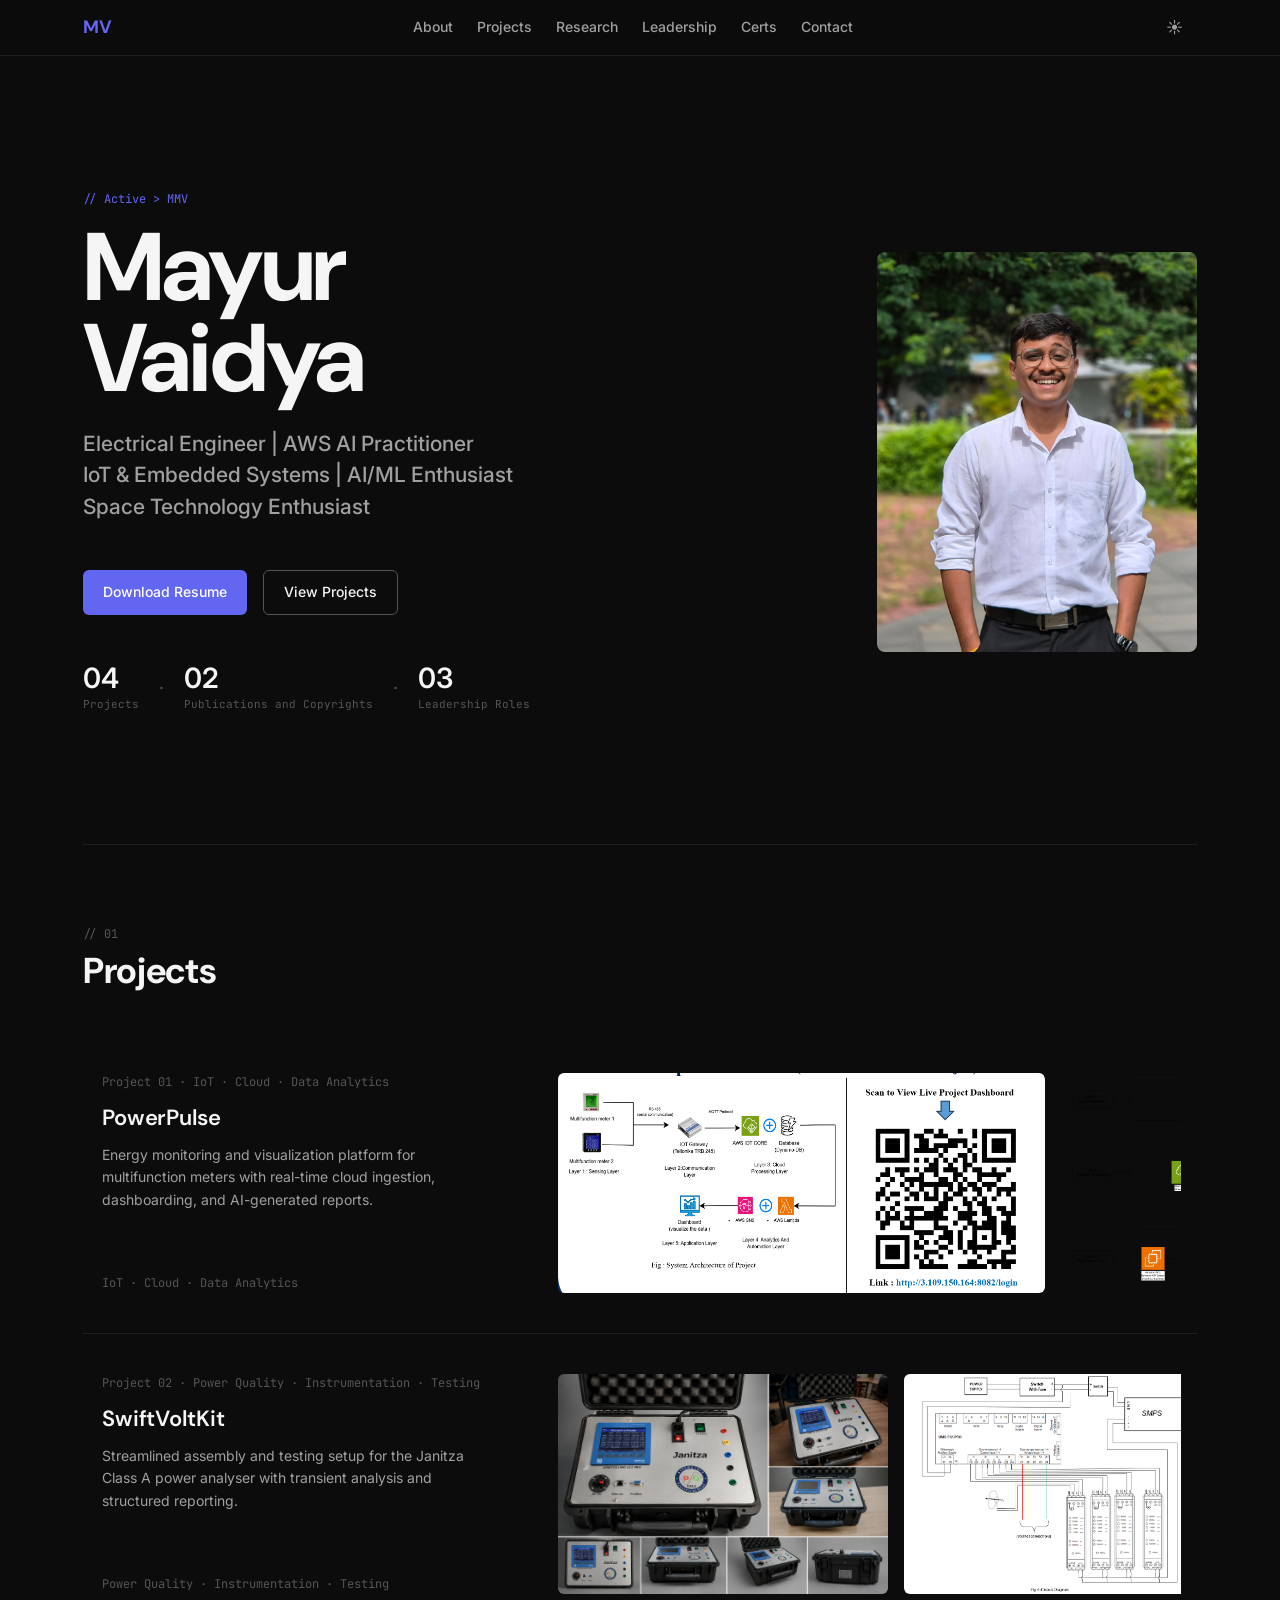
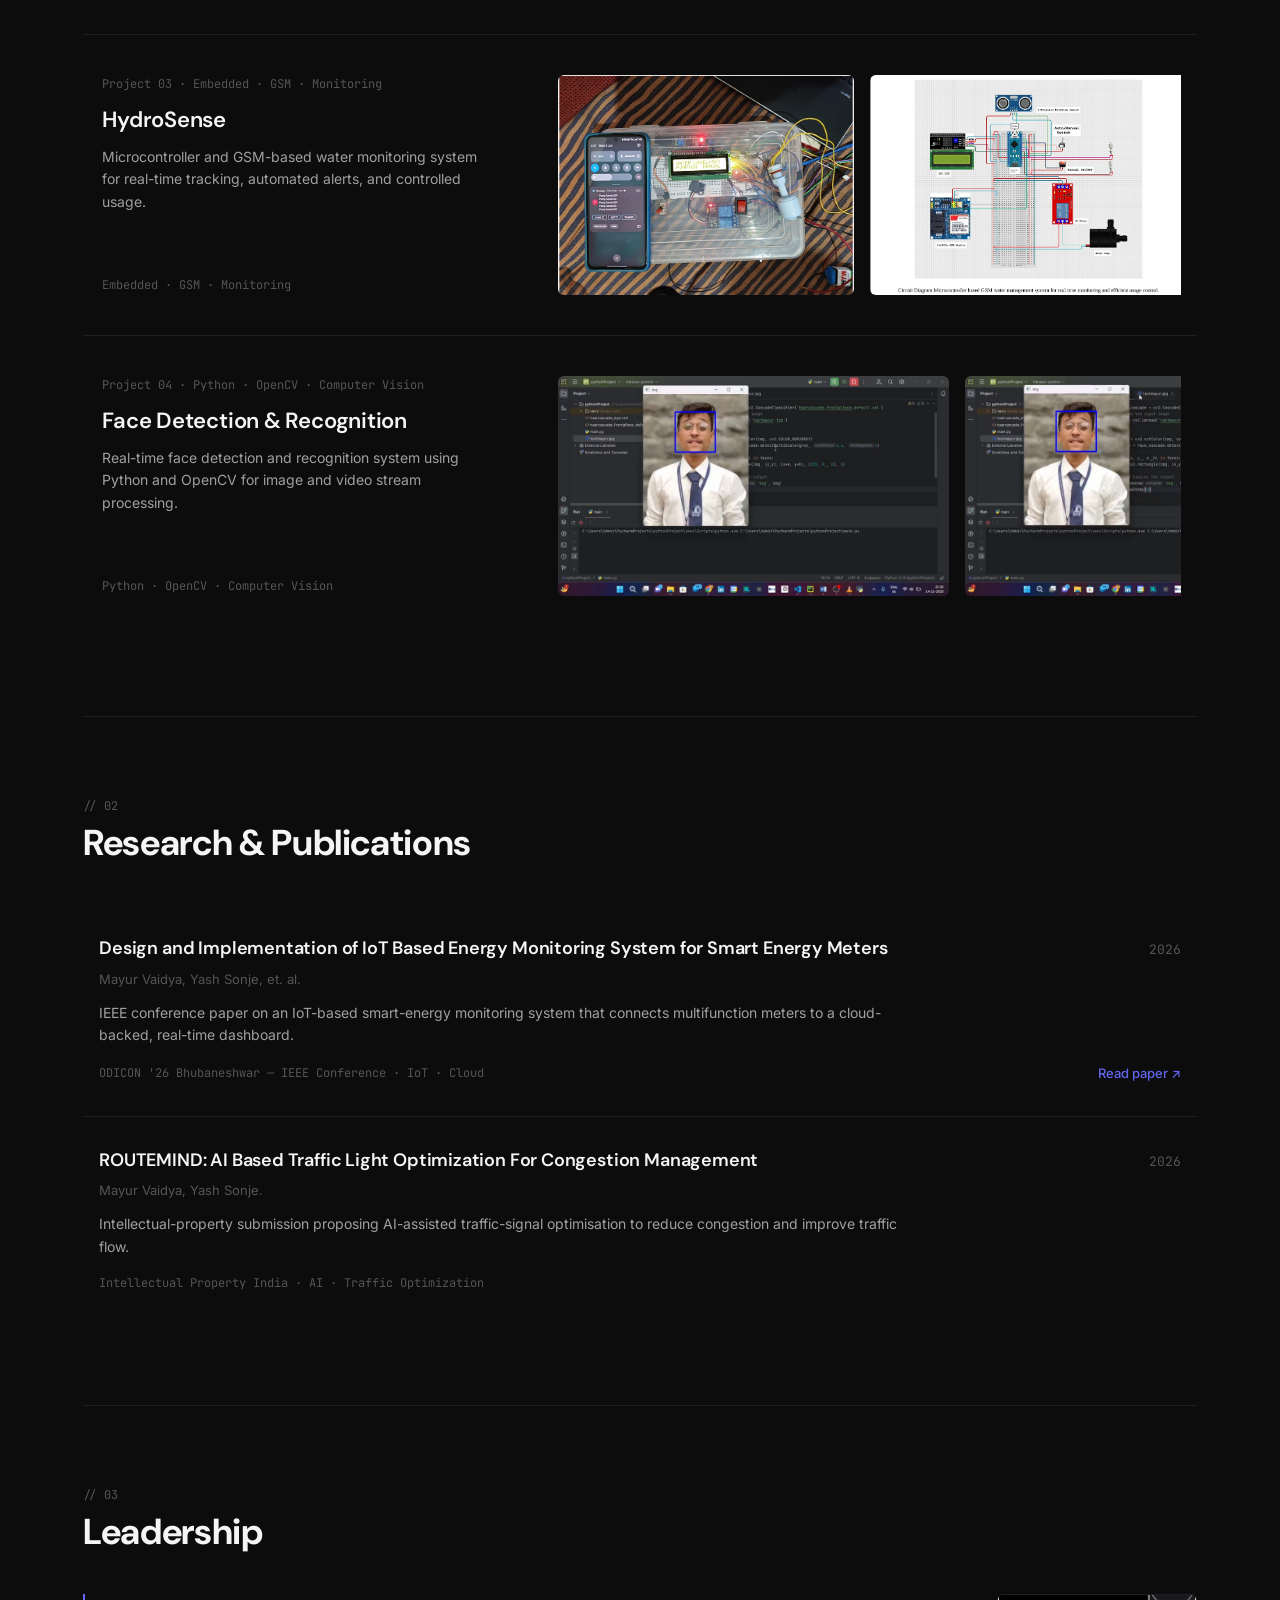
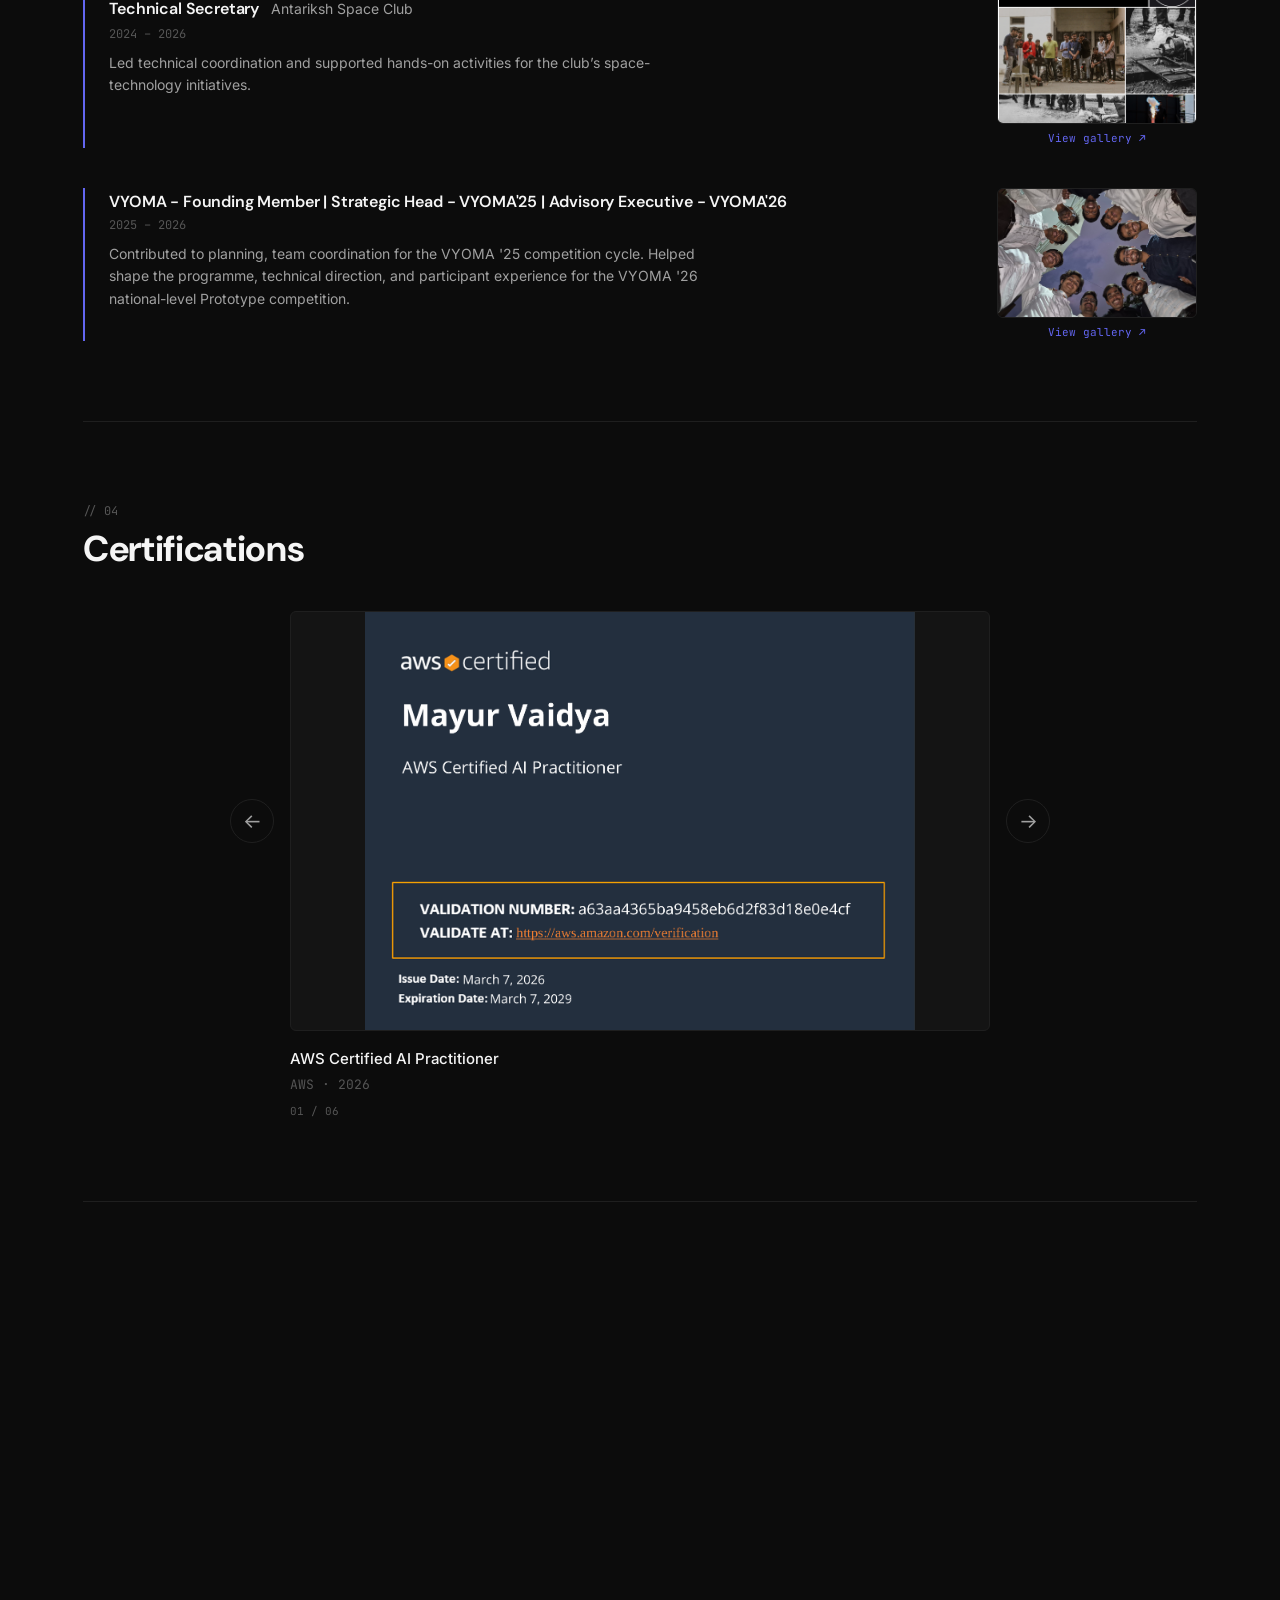
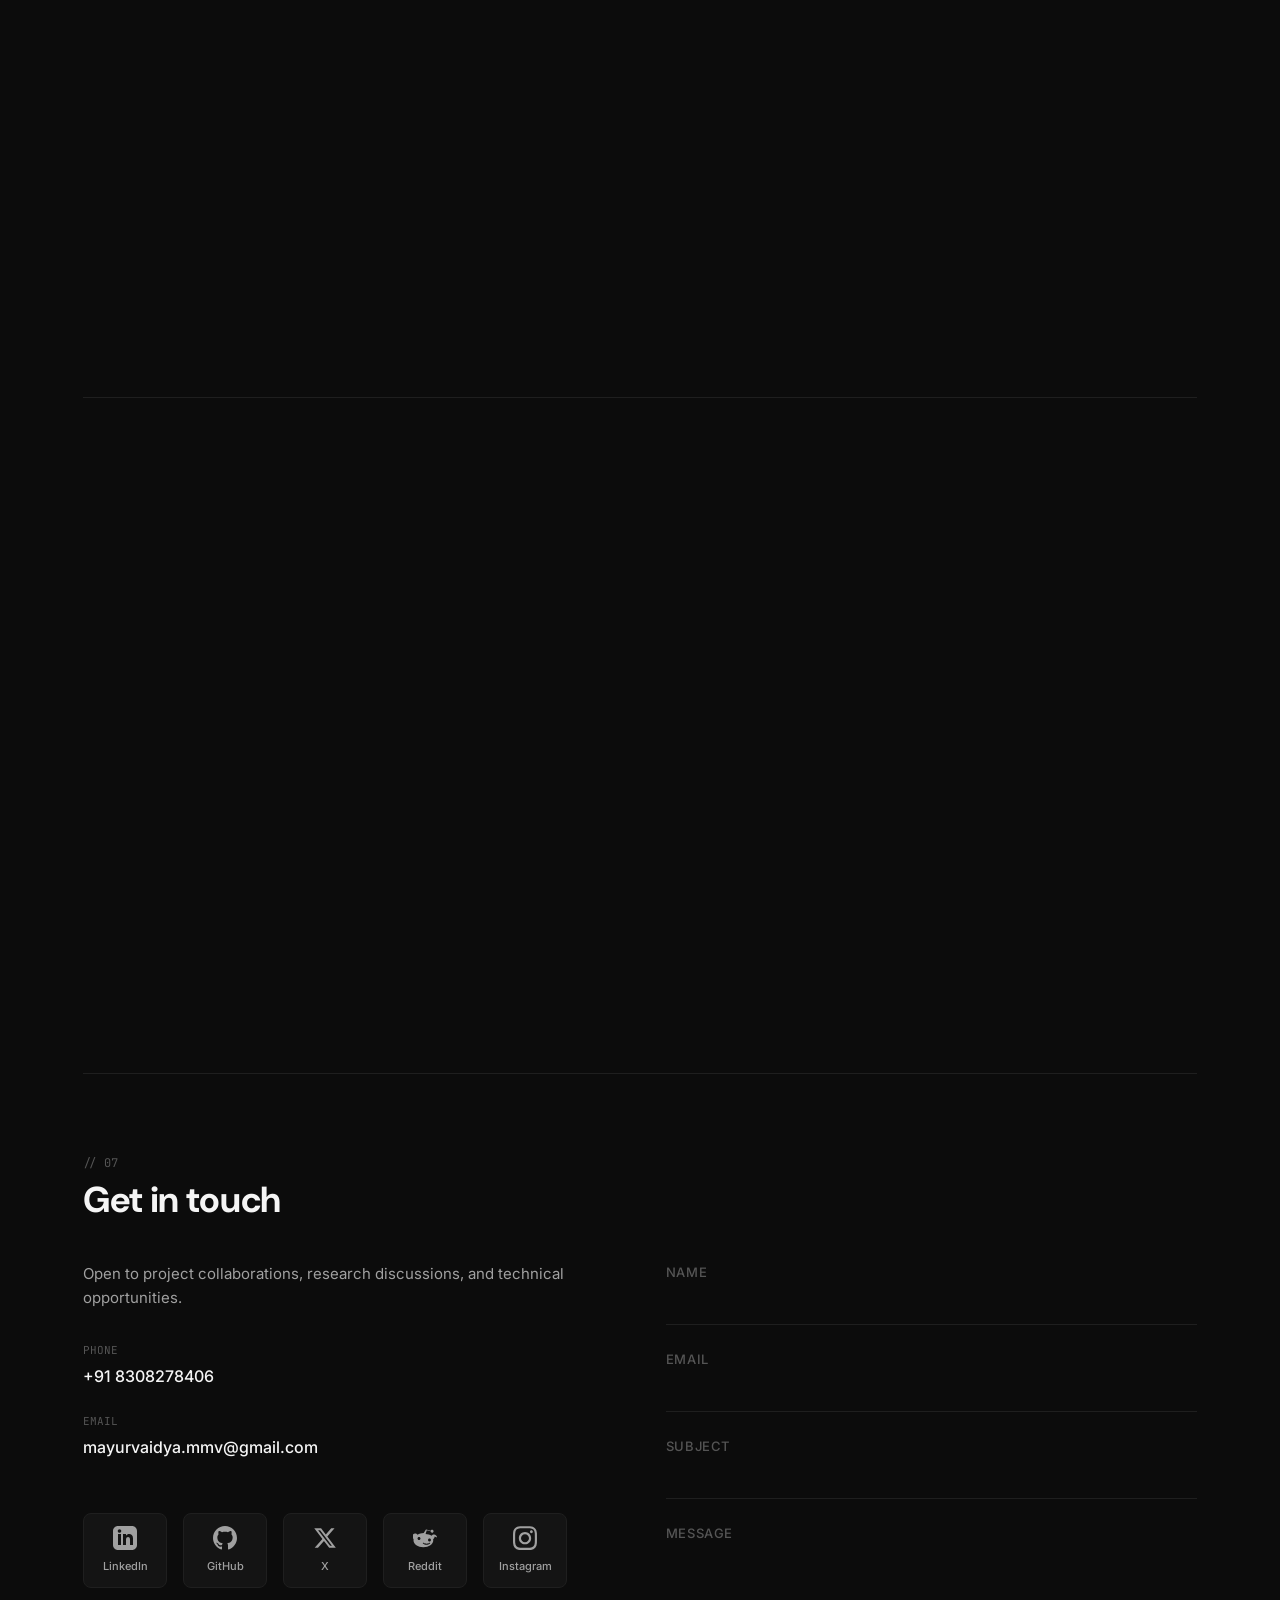
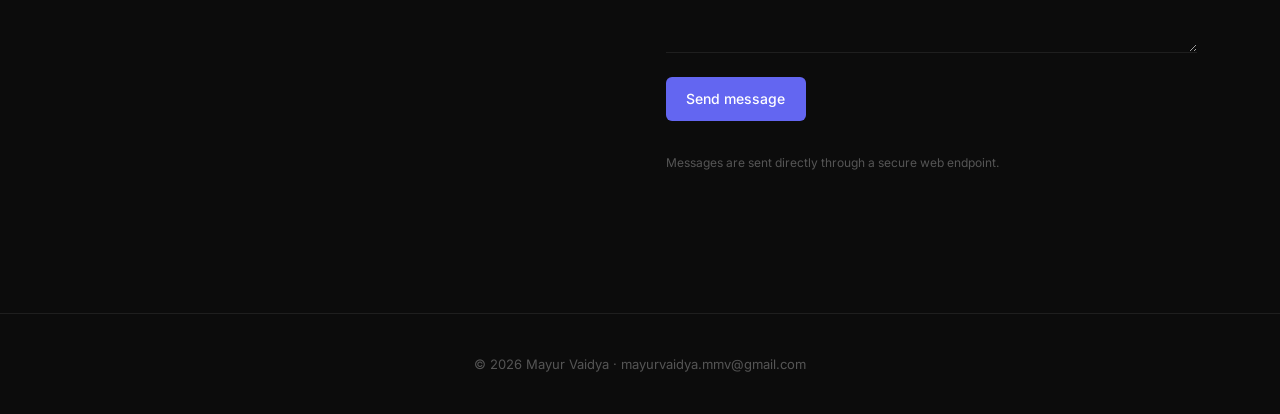
<file: index.html>
<!DOCTYPE html>
<html lang="en">
<head>
  <meta charset="UTF-8">
  <meta name="viewport" content="width=device-width, initial-scale=1.0">
  <title>Mayur Vaidya — Portfolio</title>
  <meta name="description" content="Personal portfolio of Mayur Vaidya — Graduate Electrical Engineer, AWS AI Practitioner, IoT & Embedded Systems developer.">

  <!-- Font Imports -->
  <link rel="preconnect" href="https://fonts.googleapis.com">
  <link rel="preconnect" href="https://fonts.gstatic.com" crossorigin>
  <link href="https://fonts.googleapis.com/css2?family=Inter:wght@400;500;600;700&family=JetBrains+Mono:wght@400&family=DM+Sans:wght@600;700&display=swap" rel="stylesheet">

  <link rel="stylesheet" href="styles.css">
  <link rel="icon" href="data:image/svg+xml,<svg xmlns='http://www.w3.org/2000/svg' viewBox='0 0 100 100'><text y='.9em' font-size='90'>◆</text></svg>">
</head>
<body>

  <!-- ========== NAVIGATION ========== -->
  <nav class="nav" id="nav">
    <div class="nav-inner">
      <a href="#hero" class="nav-logo">MV</a>
      <div class="nav-links" id="navLinks">
        <a href="#about">About</a>
        <a href="#projects">Projects</a>
        <a href="#research">Research</a>
        <a href="#leadership">Leadership</a>
        <a href="#certifications">Certs</a>
        <a href="#contact">Contact</a>
      </div>
      <button class="theme-toggle" id="themeToggle" aria-label="Toggle theme" type="button">☀</button>
      <button class="nav-toggle" id="navToggle" aria-label="Toggle menu" type="button">
        <span></span>
        <span></span>
        <span></span>
      </button>
    </div>
  </nav>

  <!-- ========== MOBILE NAV OVERLAY ========== -->
  <div class="nav-overlay" id="navOverlay">
    <div class="overlay-links">
      <a href="#about">About</a>
      <a href="#projects">Projects</a>
      <a href="#research">Research</a>
      <a href="#leadership">Leadership</a>
      <a href="#certifications">Certs</a>
      <a href="#contact">Contact</a>
    </div>
  </div>

  <main class="main-content">

    <!-- ========== HERO SECTION ========== -->
    <section class="hero reveal" id="hero">
      <div class="hero-left">
        <div class="status-line">// Active > MMV</div>
        <h1 class="hero-name">Mayur<br>Vaidya</h1>
        <div class="hero-descriptor">Electrical Engineer  |  AWS AI Practitioner   <br> IoT & Embedded Systems  |  AI/ML Enthusiast   <br> Space Technology Enthusiast</div>
        <p class="hero-tagline"></p>
        <div class="hero-buttons">
          <a href="assets/resume.pdf" class="btn btn-primary" download>Download Resume</a>
          <a href="#projects" class="btn btn-ghost">View Projects</a>
        </div>
        <div class="hero-stats">
          <div class="stat-item">
            <span class="stat-num">04</span>
            <span class="stat-label">Projects</span>
          </div>
          <span class="stat-dot">·</span>
          <div class="stat-item">
            <span class="stat-num">02</span>
            <span class="stat-label">Publications and Copyrights</span>
          </div>
          <span class="stat-dot">·</span>
          <div class="stat-item">
            <span class="stat-num">03</span>
            <span class="stat-label">Leadership Roles</span>
          </div>
        </div>
      </div>
      <div class="hero-right">
        <img class="hero-photo" src="assets/profile.jpg" alt="Mayur Vaidya">
      </div>
    </section>

    <hr class="section-divider">

    <!-- ========== PROJECTS SECTION ========== -->
    <section class="section" id="projects">
      <div class="reveal">
        <div class="section-num">// 01</div>
        <h2 class="section-title">Projects</h2>
      </div>

      <div class="projects-list">
        <!-- Project 1 -->
        <article class="project-row reveal">
          <div class="project-row-left">
            <div class="project-meta-label">Project 01  ·  IoT · Cloud · Data Analytics</div>
            <h3 class="project-name">
              <a href="project-detail.html?project=powerpulse" target="_blank" rel="noopener" class="project-title-link">PowerPulse <span class="abstract-link">Open abstract ↗</span></a>
            </h3>
            <p class="project-desc">Energy monitoring and visualization platform for multifunction meters with real-time cloud ingestion, dashboarding, and AI-generated reports.</p>
            <div class="project-tags">IoT · Cloud · Data Analytics</div>
          </div>
          <div class="project-row-right">
            <div class="project-image-strip">
              <img class="lightbox-trigger" src="Projects/PowerPulse_DESIGN_AND_DEVELOPMENT_OF_ENERGY_MONITORING_AND_VISUALIZATION_PLATFORM_FOR_MULTIFUNCTION_METERS/sys architecture.png" alt="PowerPulse system architecture" tabindex="0" role="button">
              <img class="lightbox-trigger" src="Projects/PowerPulse_DESIGN_AND_DEVELOPMENT_OF_ENERGY_MONITORING_AND_VISUALIZATION_PLATFORM_FOR_MULTIFUNCTION_METERS/Cloud Architecture.png" alt="PowerPulse cloud architecture" tabindex="0" role="button">
              <img class="lightbox-trigger" src="Projects/PowerPulse_DESIGN_AND_DEVELOPMENT_OF_ENERGY_MONITORING_AND_VISUALIZATION_PLATFORM_FOR_MULTIFUNCTION_METERS/1_AI Summary 2026-05-07 173355.png" alt="PowerPulse AI summary" tabindex="0" role="button">
              <img class="lightbox-trigger" src="Projects/PowerPulse_DESIGN_AND_DEVELOPMENT_OF_ENERGY_MONITORING_AND_VISUALIZATION_PLATFORM_FOR_MULTIFUNCTION_METERS/generated report_1_ 2026-05-06 155954.png" alt="PowerPulse generated report preview" tabindex="0" role="button">
              <video class="lightbox-trigger" src="Projects/PowerPulse_DESIGN_AND_DEVELOPMENT_OF_ENERGY_MONITORING_AND_VISUALIZATION_PLATFORM_FOR_MULTIFUNCTION_METERS/demo.mp4" alt="Demo video preview" tabindex="0" role="button" muted playsinline></video>
            </div>
          </div>
        </article>

        <hr class="project-divider">

        <!-- Project 2 -->
        <article class="project-row reveal">
          <div class="project-row-left">
            <div class="project-meta-label">Project 02  ·  Power Quality · Instrumentation · Testing</div>
            <h3 class="project-name">
              <a href="project-detail.html?project=swiftvoltkit" target="_blank" rel="noopener" class="project-title-link">SwiftVoltKit <span class="abstract-link">Open abstract ↗</span></a>
            </h3>
            <p class="project-desc">Streamlined assembly and testing setup for the Janitza Class A power analyser with transient analysis and structured reporting.</p>
            <div class="project-tags">Power Quality · Instrumentation · Testing</div>
          </div>
          <div class="project-row-right">
            <div class="project-image-strip">
              <img class="lightbox-trigger" src="Projects/Project_SwiftVoltKit_Streamlined_Assembly_and_Testing_of_Janitza_Class_A_Analyser/collage.png" alt="SwiftVoltKit Collage " tabindex="0" role="button">              
              <img class="lightbox-trigger" src="Projects/Project_SwiftVoltKit_Streamlined_Assembly_and_Testing_of_Janitza_Class_A_Analyser/Screenshot 2026-07-17 185354.png" alt="SwiftVoltKit system screen" tabindex="0" role="button">
              <img class="lightbox-trigger" src="Projects/Project_SwiftVoltKit_Streamlined_Assembly_and_Testing_of_Janitza_Class_A_Analyser/kit2.jpeg" alt="SwiftVoltKit system screen" tabindex="0" role="button">
              <img class="lightbox-trigger" src="Projects/Project_SwiftVoltKit_Streamlined_Assembly_and_Testing_of_Janitza_Class_A_Analyser/Block Diagram SwiftVoltKit.png" alt="SwiftVoltKit block diagram" tabindex="0" role="button">
            </div>
          </div>
        </article>

        <hr class="project-divider">

        <!-- Project 3 -->
        <article class="project-row reveal">
          <div class="project-row-left">
            <div class="project-meta-label">Project 03  ·  Embedded · GSM · Monitoring</div>
            <h3 class="project-name">
              <a href="project-detail.html?project=hydrosense" target="_blank" rel="noopener" class="project-title-link">HydroSense <span class="abstract-link">Open abstract ↗</span></a>
            </h3>
            <p class="project-desc">Microcontroller and GSM-based water monitoring system for real-time tracking, automated alerts, and controlled usage.</p>
            <div class="project-tags">Embedded · GSM · Monitoring</div>
          </div>
          <div class="project-row-right">
            <div class="project-image-strip">
              <img class="lightbox-trigger" src="Projects/HYDROSENSE_Microcontroller_based_GSM_water_management _system_for_real_time_monitoring_and_efficient_usage_control/Screenshot 2026-07-17 185547.png" alt="HydroSense monitoring view" tabindex="0" role="button">
              <img class="lightbox-trigger" src="Projects/HYDROSENSE_Microcontroller_based_GSM_water_management _system_for_real_time_monitoring_and_efficient_usage_control/Screenshot 2026-07-17 185621.png" alt="HydroSense system view" tabindex="0" role="button">
            </div>
          </div>
        </article>

        <hr class="project-divider">

        <!-- Project 4 -->
        <article class="project-row reveal">
          <div class="project-row-left">
            <div class="project-meta-label">Project 04  ·  Python · OpenCV · Computer Vision</div>
            <h3 class="project-name">
              <a href="project-detail.html?project=face-recognition" target="_blank" rel="noopener" class="project-title-link">Face Detection &amp; Recognition <span class="abstract-link">Open abstract ↗</span></a>
            </h3>
            <p class="project-desc">Real-time face detection and recognition system using Python and OpenCV for image and video stream processing.</p>
            <div class="project-tags">Python · OpenCV · Computer Vision</div>
          </div>
          <div class="project-row-right">
            <div class="project-image-strip">
              <img class="lightbox-trigger" src="Projects/Computer Vision-Based Face Detection and Recognition System/Screenshot (102).png" alt="Face detection view" tabindex="0" role="button">
              <img class="lightbox-trigger" src="Projects/Computer Vision-Based Face Detection and Recognition System/Screenshot (103).png" alt="OpenCV processing view" tabindex="0" role="button">
              <img class="lightbox-trigger" src="Projects/Computer Vision-Based Face Detection and Recognition System/Screenshot (105).png" alt="Face recognition view" tabindex="0" role="button">
              <img class="lightbox-trigger" src="Projects/Computer Vision-Based Face Detection and Recognition System/Screenshot (106).png" alt="Face tracking view" tabindex="0" role="button">
            </div>
          </div>
        </article>
      </div>
    </section>

    <hr class="section-divider">

    <!-- ========== RESEARCH SECTION ========== -->
    <section class="section" id="research">
      <div class="reveal">
        <div class="section-num">// 02</div>
        <h2 class="section-title">Research & Publications</h2>
      </div>

      <div class="publications-list">
        <!-- Pub 1 -->
        <article class="pub-row reveal">
          <div class="pub-header">
            <h3 class="pub-title">Design and Implementation of IoT Based Energy Monitoring System for Smart Energy Meters</h3>
            <span class="pub-year">2026</span>
          </div>
          <div class="pub-authors">Mayur Vaidya, Yash Sonje, et. al.</div>
          <p class="pub-desc">IEEE conference paper on an IoT-based smart-energy monitoring system that connects multifunction meters to a cloud-backed, real-time dashboard.</p>
          <div class="pub-footer">
            <div class="pub-tags">ODICON '26 Bhubaneshwar — IEEE Conference · IoT · Cloud</div>
            <a class="pub-link" href="https://ieeexplore.ieee.org/document/11470902" target="_blank" rel="noopener">Read paper ↗</a>
          </div>
        </article>

        <hr class="project-divider">

        <!-- Pub 2 -->
        <article class="pub-row reveal">
          <div class="pub-header">
            <h3 class="pub-title">ROUTEMIND: AI Based Traffic Light Optimization For Congestion Management</h3>
            <span class="pub-year">2026</span>
          </div>
          <div class="pub-authors">Mayur Vaidya, Yash Sonje.</div>
          <p class="pub-desc">Intellectual-property submission proposing AI-assisted traffic-signal optimisation to reduce congestion and improve traffic flow.</p>
          <div class="pub-footer">
            <div class="pub-tags">Intellectual Property India · AI · Traffic Optimization</div>
          </div>
        </article>
      </div>
    </section>

    <hr class="section-divider">

    <!-- ========== LEADERSHIP SECTION ========== -->
    <section class="section" id="leadership">
      <div class="reveal">
        <div class="section-num">// 03</div>
        <h2 class="section-title">Leadership</h2>
      </div>


      <div class="leadership-list">
        <!-- Role 1 -->
        <div class="leadership-timeline-item reveal">
          <div class="leadership-border"></div>
          <div class="leadership-info">
            <div class="leadership-header">
              <h3 class="leadership-role">Technical Secretary</h3>
              <span class="leadership-org">Antariksh Space Club</span>
            </div>
            <span class="leadership-duration">2024 – 2026</span>
            <p class="leadership-desc">Led technical coordination and supported hands-on activities for the club’s space-technology initiatives.</p>
          </div>
          <a class="leadership-preview-card" href="leadership-gallery.html?role=antariksh" target="_blank" rel="noopener">
            <img src="Antariksh Space Club/antariksh-1.jpeg" alt="Antariksh Space Club preview" loading="lazy">
            <span class="preview-label">View gallery ↗</span>
          </a>
        </div>

        <!-- Role 2 -->
        <div class="leadership-timeline-item reveal">
          <div class="leadership-border"></div>
          <div class="leadership-info">
            <div class="leadership-header">
              <h3 class="leadership-role"> VYOMA - Founding Member | Strategic Head - VYOMA'25 | Advisory Executive - VYOMA'26</h3>
            </div>
            <span class="leadership-duration">2025 – 2026</span>
            <p class="leadership-desc">Contributed to planning, team coordination for the VYOMA '25 competition cycle. Helped shape the programme, technical direction, and participant experience for the VYOMA '26 national-level Prototype competition.</p>
          </div>
          <a class="leadership-preview-card" href="leadership-gallery.html?role=vyoma" target="_blank" rel="noopener">
            <img src="VYOMA/1000353019.jpg.jpeg" alt="VYOMA preview" loading="lazy">
            <span class="preview-label">View gallery ↗</span>
          </a>
        </div>
      </div>

    </section>

    <hr class="section-divider">

    <!-- ========== CERTIFICATIONS SECTION ========== -->
    <section class="section" id="certifications">
      <div class="reveal">
        <div class="section-num">// 04</div>
        <h2 class="section-title">Certifications</h2>
      </div>

      <div class="certs-viewer reveal" id="certsViewer" aria-label="Certifications gallery">
        <div class="certs-viewer-media">
          <button class="cert-viewer-control" id="certPrev" type="button" aria-label="Show previous certification">←</button>
          <img class="cert-viewer-image lightbox-trigger" id="certViewerImage" src="Certifications/AWS AI Practitioner Certificate.png" alt="AWS Certified AI Practitioner" tabindex="0" role="button">
          <button class="cert-viewer-control" id="certNext" type="button" aria-label="Show next certification">→</button>
        </div>
        <div class="cert-viewer-caption" aria-live="polite">
          <p class="cert-viewer-name" id="certViewerTitle">AWS Certified AI Practitioner</p>
          <p class="cert-viewer-issuer" id="certViewerIssuer">AWS · 2026</p>
          <p class="cert-viewer-count" id="certViewerCount">01 / 06</p>
        </div>
      </div>
    </section>

    <hr class="section-divider">

    <!-- ========== AWARDS SECTION ========== -->
    <section class="section" id="awards">
      <div class="reveal">
        <div class="section-num">// 05</div>
        <h2 class="section-title">Awards</h2>
      </div>

      <div class="awards-viewer reveal" id="awardsViewer" aria-label="Awards and achievements gallery">
        <div class="awards-viewer-media">
          <button class="award-viewer-control" id="awardPrev" type="button" aria-label="Show previous award">←</button>
          <img class="award-viewer-image lightbox-trigger" id="awardViewerImage" src="Awards and Achievements/PID185-1.jpg" alt="Certificate of Participation for Design and Implementation of IoT Based Energy Monitoring System for Smart Energy Meters" tabindex="0" role="button">
          <button class="award-viewer-control" id="awardNext" type="button" aria-label="Show next award">→</button>
        </div>
        <div class="award-viewer-caption" aria-live="polite">
          <p class="award-name" id="awardViewerTitle">Design and Implementation of IoT Based Energy Monitoring System for Smart Energy Meters</p>
          <p class="award-description" id="awardViewerDescription">Certificate of Participation, presented at the 4th Odisha International Conference on Electrical Power Engineering, Communication and Computing Technology (ODICON 2026).</p>
          <p class="award-viewer-count" id="awardViewerCount">01 / 02</p>
        </div>
      </div>
    </section>

    <hr class="section-divider">

    <!-- ========== ABOUT SECTION ========== -->
    <section class="section" id="about">
      <div class="reveal">
        <div class="section-num">// 06</div>
        <h2 class="section-title">About</h2>
      </div>

      <div class="about-grid reveal">
        <div class="about-left">
          <p class="about-bio">I build practical systems across IoT, embedded hardware, cloud dashboards, and applied AI — focused on work that is clear to use, stable to run, and useful in real environments.</p>

          <h3 class="about-subheading">Skills</h3>
          <ul class="about-skills-list">
            <li>AWS (Bedrock, SageMaker, IoT Core, Lambda, DynamoDB)</li>
            <li>Python  ·  C++  ·  Embedded C  ·  JavaScript</li>
            <li>TensorFlow  ·  OpenCV  ·  scikit-learn</li>
            <li>Arduino  ·  STM32  ·  GSM Modules  ·  Sensors</li>
            <li>Chart.js  ·  MySQL  ·  PostgreSQL</li>
            <li>Git  ·  Linux  ·  Docker</li>
          </ul>

          <h3 class="about-subheading">Education</h3>
          <div class="education-timeline">
            <div class="edu-row">
              <span class="edu-degree">B.Tech, Electrical Engineering</span>
              <span class="edu-details">AISSMS IOIT, Pune</span>
            </div>
            <div class="edu-row">
              <span class="edu-degree">HSC</span>
              <span class="edu-details">Dr. B. R. Ambedkar Jr. College, Hinganghat</span>
            </div>
            <div class="edu-row">
              <span class="edu-degree">SSC</span>
              <span class="edu-details">Sanskar Dhyanpeeth School, Samudrapur</span>
            </div>
          </div>
        </div>

        <div class="about-right">
          <img class="about-photo" src="assets/profile.jpg" alt="Mayur Vaidya">
        </div>
      </div>
    </section>

    <hr class="section-divider">

    <!-- ========== CONTACT SECTION ========== -->
    <section class="section" id="contact">
      <div class="reveal">
        <div class="section-num">// 07</div>
        <h2 class="section-title">Get in touch</h2>
      </div>

      <div class="contact-grid reveal">
        <div class="contact-left">
          <p class="contact-subtitle">Open to project collaborations, research discussions, and technical opportunities.</p>

          <div class="contact-direct">
            <div class="contact-method">
              <span class="contact-label">Phone</span>
              <a href="tel:+918308278406" class="contact-value">+91 8308278406</a>
            </div>
            <div class="contact-method">
              <span class="contact-label">Email</span>
              <a href="mailto:mayurvaidya.mmv@gmail.com" class="contact-value">mayurvaidya.mmv@gmail.com</a>
            </div>
          </div>

          <div class="social-links-minimal">
            <a href="https://www.linkedin.com/in/mayur-vaidya-a27356224" target="_blank" rel="noopener" class="social-item">
              <svg xmlns="http://www.w3.org/2000/svg" viewBox="0 0 24 24" fill="currentColor">
                <path d="M19 0h-14c-2.761 0-5 2.239-5 5v14c0 2.761 2.239 5 5 5h14c2.762 0 5-2.239 5-5v-14c0-2.761-2.238-5-5-5zm-11 19h-3v-11h3v11zm-1.5-12.268c-.966 0-1.75-.79-1.75-1.764s.784-1.764 1.75-1.764 1.75.79 1.75 1.764-.783 1.764-1.75 1.764zm13.5 12.268h-3v-5.604c0-3.368-4-3.113-4 0v5.604h-3v-11h3v1.765c1.396-2.586 7-2.777 7 2.476v6.759z"/>
              </svg>
              <span class="social-name">LinkedIn</span>
            </a>
            <a href="https://github.com/mayurvaidya-mmv" target="_blank" rel="noopener" class="social-item">
              <svg xmlns="http://www.w3.org/2000/svg" viewBox="0 0 24 24" fill="currentColor">
                <path d="M12 0c-6.626 0-12 5.373-12 12 0 5.302 3.438 9.8 8.207 11.387.599.111.793-.261.793-.577v-2.234c-3.338.726-4.033-1.416-4.033-1.416-.546-1.387-1.333-1.756-1.333-1.756-1.089-.745.083-.729.083-.729 1.205.084 1.839 1.237 1.839 1.237 1.07 1.834 2.807 1.304 3.492.997.107-.775.418-1.305.762-1.604-2.665-.305-5.467-1.334-5.467-5.931 0-1.311.469-2.381 1.236-3.221-.124-.303-.535-1.524.117-3.176 0 0 1.008-.322 3.301 1.23.957-.266 1.983-.399 3.003-.404 1.02.005 2.047.138 3.006.404 2.291-1.552 3.297-1.23 3.297-1.23.653 1.653.242 2.874.118 3.176.77.84 1.235 1.911 1.235 3.221 0 4.609-2.807 5.624-5.479 5.921.43.372.823 1.102.823 2.222v3.293c0 .319.192.694.801.576 4.765-1.589 8.199-6.086 8.199-11.386 0-6.627-5.373-12-12-12z"/>
              </svg>
              <span class="social-name">GitHub</span>
            </a>
            <a href="https://x.com/MayurVa41664467" target="_blank" rel="noopener" class="social-item">
              <svg xmlns="http://www.w3.org/2000/svg" viewBox="0 0 24 24" fill="currentColor">
                <path d="M18.244 2.25h3.308l-7.227 8.26 8.502 11.24H16.17l-5.214-6.817L4.99 21.75H1.68l7.73-8.835L1.254 2.25H8.08l4.713 6.231zm-1.161 17.52h1.833L7.084 4.126H5.117z"/>
              </svg>
              <span class="social-name">X</span>
            </a>
            <a href="https://www.reddit.com/user/mayur-mmv/?utm_source=share&utm_medium=web3x&utm_name=web3xcss&utm_term=1&utm_content=share_button" target="_blank" rel="noopener" class="social-item">
              <svg xmlns="http://www.w3.org/2000/svg" viewBox="0 0 24 24" fill="currentColor">
                <path d="M24 11.5c0-1.65-1.35-3-3-3-.96 0-1.86.48-2.42 1.24-1.64-1-3.75-1.64-5.99-1.72l1.2-3.79 3.9 1.1c-.02.26.04.54.22.76.28.36.72.56 1.18.56.83 0 1.5-.67 1.5-1.5s-.67-1.5-1.5-1.5c-.7 0-1.29.48-1.44 1.13l-4.38-1.24c-.2-.06-.41.04-.48.24L10.7 7.02c-2.3.06-4.48.71-6.15 1.72-.56-.76-1.47-1.24-2.43-1.24-1.65 0-3 1.35-3 3 0 1.11.61 2.08 1.5 2.6-.08.38-.12.78-.12 1.18 0 3.86 4.43 7 9.88 7 5.45 0 9.88-3.14 9.88-7 0-.4-.04-.8-.12-1.18.89-.52 1.5-1.49 1.5-2.6zm-18 2.5c-.83 0-1.5-.67-1.5-1.5s.67-1.5 1.5-1.5 1.5.67 1.5 1.5-.67 1.5-1.5 1.5zm11 3.5c-1.8 1.8-5.2 1.8-7 0-.2-.2-.2-.5 0-.7.2-.2.5-.2.7 0 1.2 1.2 4.4 1.2 5.6 0 .2-.2.5-.2.7 0 .2.2.2.5 0 .7zm-.5-2c-.83 0-1.5-.67-1.5-1.5s.67-1.5 1.5-1.5 1.5.67 1.5 1.5-.67 1.5-1.5 1.5z"/>
              </svg>
              <span class="social-name">Reddit</span>
            </a>
            <a href="https://www.instagram.com/mayur_mmv/" target="_blank" rel="noopener" class="social-item">
              <svg xmlns="http://www.w3.org/2000/svg" viewBox="0 0 24 24" fill="currentColor">
                <path d="M12 2.163c3.204 0 3.584.012 4.85.07 3.252.148 4.771 1.691 4.919 4.919.058 1.265.069 1.645.069 4.849 0 3.205-.012 3.584-.069 4.849-.149 3.225-1.664 4.771-4.919 4.919-1.266.058-1.644.07-4.85.07-3.204 0-3.584-.012-4.849-.07-3.26-.149-4.771-1.699-4.919-4.92-.058-1.265-.07-1.644-.07-4.849 0-3.204.013-3.583.07-4.849.149-3.227 1.664-4.771 4.919-4.919 1.266-.057 1.645-.069 4.849-.069zm0-2c-3.259 0-3.667.014-4.947.072-4.358.2-6.78 2.618-6.98 6.98-.059 1.281-.073 1.689-.073 4.948 0 3.259.014 3.668.072 4.948.2 4.358 2.618 6.78 6.98 6.98 1.281.058 1.689.072 4.948.072 3.259 0 3.668-.014 4.948-.072 4.354-.2 6.782-2.618 6.979-6.98.059-1.28.073-1.689.073-4.948 0-3.259-.014-3.667-.072-4.947-.196-4.354-2.617-6.78-6.979-6.98-1.281-.059-1.69-.073-4.949-.073zm0 5.838c-3.403 0-6.162 2.759-6.162 6.162s2.759 6.163 6.162 6.163 6.162-2.759 6.162-6.163c0-3.403-2.759-6.162-6.162-6.162zm0 10.162c-2.209 0-4-1.79-4-4 0-2.209 1.791-4 4-4s4 1.791 4 4c0 2.21-1.791 4-4 4zm6.406-11.845c-.796 0-1.441.645-1.441 1.44s.645 1.44 1.441 1.44c.795 0 1.439-.645 1.439-1.44s-.644-1.44-1.439-1.44z"/>
              </svg>
              <span class="social-name">Instagram</span>
            </a>
          </div>
        </div>

        <div class="contact-right">
          <form
            class="contact-form"
            id="contactForm"
            action="https://xtc4x33blc.execute-api.ap-south-1.amazonaws.com/contact"
            method="POST">
            <div class="form-group">
              <label for="name">Name</label>
              <input type="text" id="name" name="name" required>
            </div>
            <div class="form-group">
              <label for="email">Email</label>
              <input type="email" id="email" name="email" required>
            </div>
            <div class="form-group">
              <label for="subject">Subject</label>
              <input type="text" id="subject" name="subject" required>
            </div>
            <div class="form-group">
              <label for="message">Message</label>
              <textarea id="message" name="message" rows="5" required></textarea>
            </div>
            <button type="submit" class="btn btn-primary form-submit">Send message</button>
            <p class="form-note">Messages are sent directly through a secure web endpoint.</p>
          </form>
        </div>
      </div>
    </section>

  </main>

  <!-- ========== FOOTER ========== -->
  <footer class="footer">
    © 2026 Mayur Vaidya · mayurvaidya.mmv@gmail.com
  </footer>

  <!-- ========== FULLSCREEN LIGHTBOX VIEWER ========== -->
  <div class="lightbox" id="mediaLightbox" role="dialog" aria-modal="true" aria-label="Media viewer">
    <button class="lightbox-close" id="lightboxClose" aria-label="Close lightbox">✕</button>
    <button class="lightbox-arrow lightbox-arrow-prev" id="lightboxPrev" aria-label="Previous image">❮</button>
    <button class="lightbox-arrow lightbox-arrow-next" id="lightboxNext" aria-label="Next image">❯</button>
    <div class="lightbox-content-wrapper">
      <div class="lightbox-media-container" id="lightboxMediaContainer"></div>
      <div class="lightbox-caption" id="lightboxCaption"></div>
    </div>
  </div>

  <script src="script.js"></script>
</body>
</html>
<!-- Test GitHub Actions Auto Deploy -->
</file>
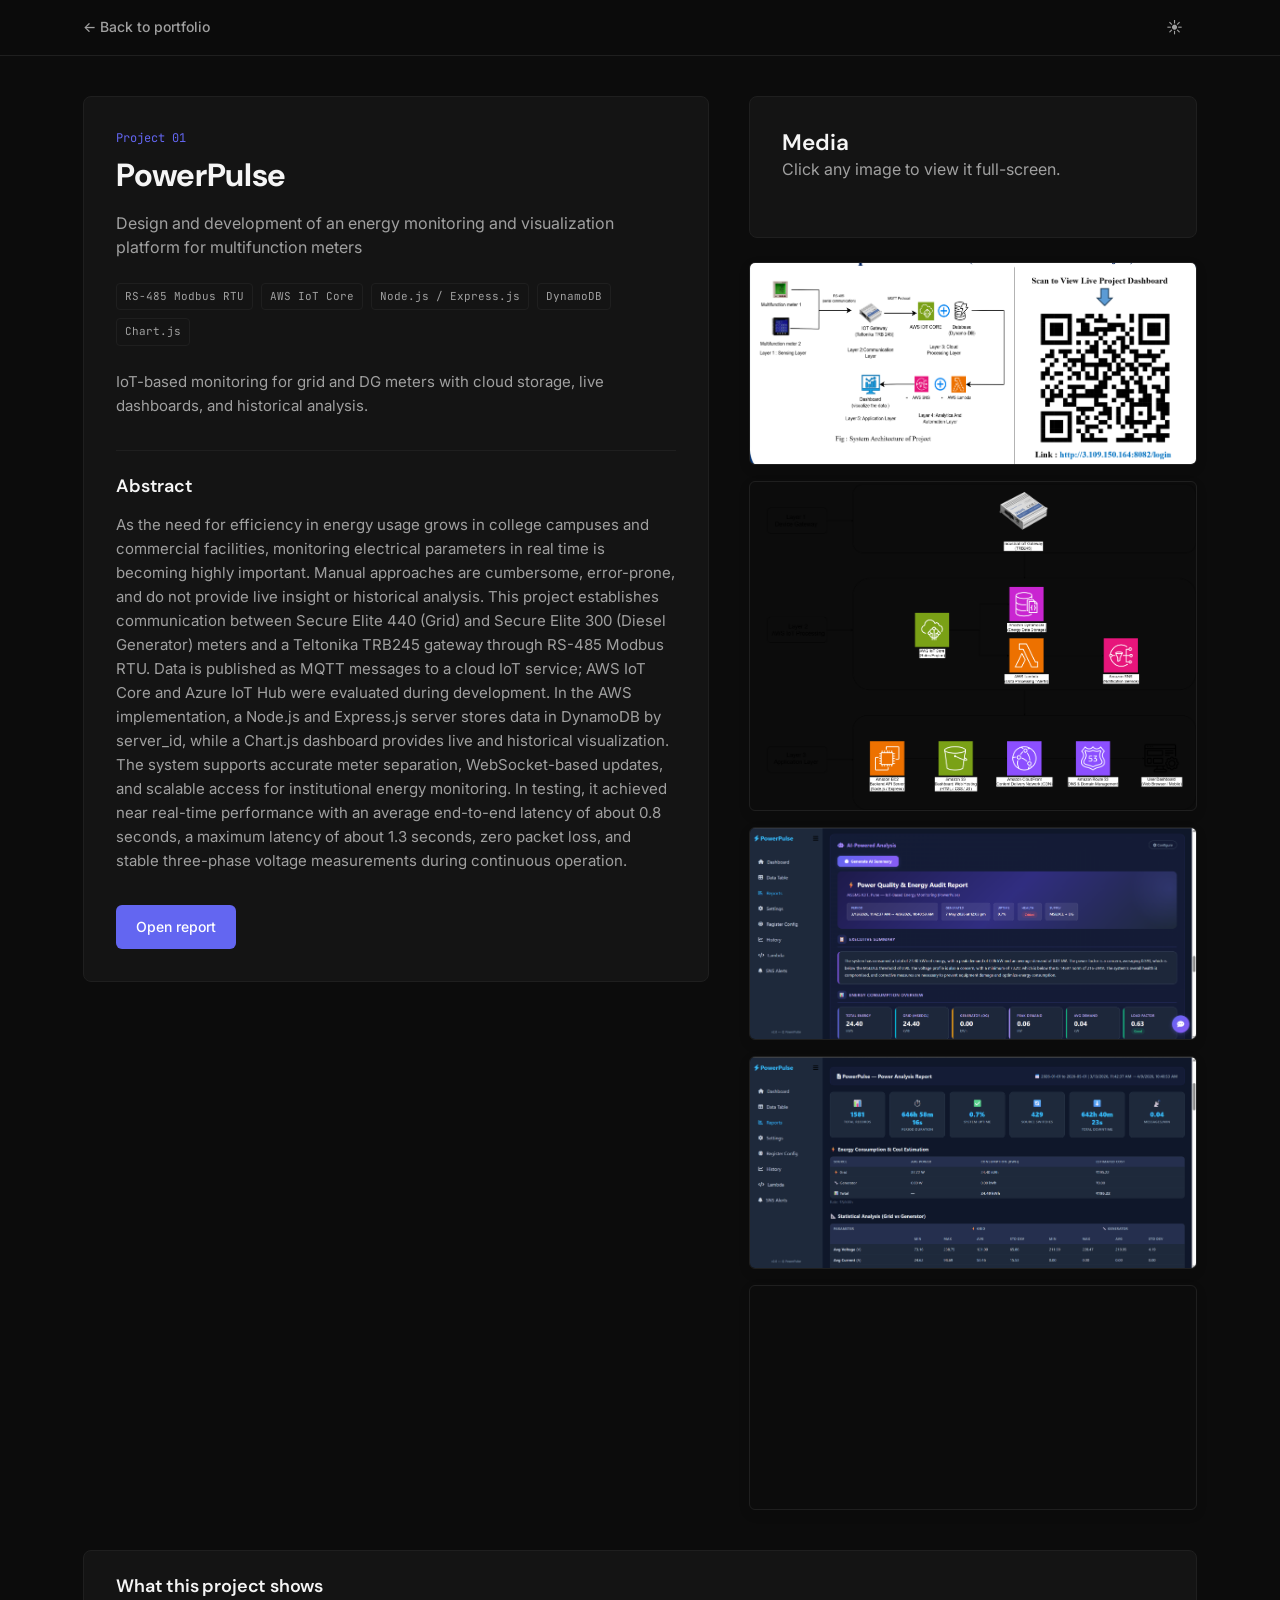
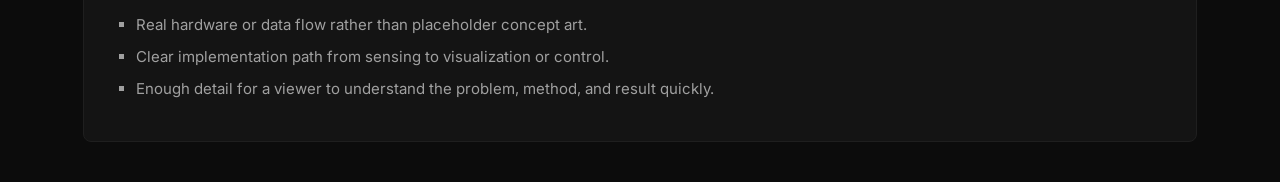
<file: project-detail.html>
<!DOCTYPE html>
<html lang="en">
<head>
  <meta charset="UTF-8">
  <meta name="viewport" content="width=device-width, initial-scale=1.0">
  <title>Project Detail</title>
  <meta name="theme-color" content="#050505">
  <link rel="stylesheet" href="styles.css">
</head>
<body class="project-detail-page">
  <header class="detail-header">
    <div class="detail-header-inner">
      <a href="index.html" class="detail-back">← Back to portfolio</a>
      <button class="theme-toggle detail-theme-toggle" id="detailThemeToggle" type="button" aria-label="Toggle light and dark theme">
        <span class="theme-icon theme-icon-sun" aria-hidden="true">☀</span>
        <span class="theme-icon theme-icon-moon" aria-hidden="true">☾</span>
      </button>
    </div>
  </header>

  <main class="project-detail-shell">
    <div class="container" id="detailRoot"></div>
  </main>

  <div class="lightbox" id="detailLightbox">
    <button class="lightbox-close" id="detailLightboxClose" aria-label="Close viewer">
      <svg viewBox="0 0 24 24" fill="none" stroke="currentColor" stroke-width="2"><line x1="18" y1="6" x2="6" y2="18"></line><line x1="6" y1="6" x2="18" y2="18"></line></svg>
    </button>
    <button class="lightbox-arrow lightbox-arrow-prev" id="detailLightboxPrev" aria-label="Previous media">
      <svg viewBox="0 0 24 24" fill="none" stroke="currentColor" stroke-width="2"><polyline points="15 18 9 12 15 6"></polyline></svg>
    </button>
    <button class="lightbox-arrow lightbox-arrow-next" id="detailLightboxNext" aria-label="Next media">
      <svg viewBox="0 0 24 24" fill="none" stroke="currentColor" stroke-width="2"><polyline points="9 18 15 12 9 6"></polyline></svg>
    </button>
    <div class="lightbox-content-wrapper">
      <div class="lightbox-media-container" id="detailLightboxMedia"></div>
      <div class="lightbox-caption" id="detailLightboxCaption"></div>
    </div>
  </div>

  <script>
    const PROJECTS = {
      powerpulse: {
        eyebrow: 'Project 01',
        title: 'PowerPulse',
        subtitle: 'Design and development of an energy monitoring and visualization platform for multifunction meters',
        summary: 'IoT-based monitoring for grid and DG meters with cloud storage, live dashboards, and historical analysis.',
        abstract: 'As the need for efficiency in energy usage grows in college campuses and commercial facilities, monitoring electrical parameters in real time is becoming highly important. Manual approaches are cumbersome, error-prone, and do not provide live insight or historical analysis. This project establishes communication between Secure Elite 440 (Grid) and Secure Elite 300 (Diesel Generator) meters and a Teltonika TRB245 gateway through RS-485 Modbus RTU. Data is published as MQTT messages to a cloud IoT service; AWS IoT Core and Azure IoT Hub were evaluated during development. In the AWS implementation, a Node.js and Express.js server stores data in DynamoDB by server_id, while a Chart.js dashboard provides live and historical visualization. The system supports accurate meter separation, WebSocket-based updates, and scalable access for institutional energy monitoring. In testing, it achieved near real-time performance with an average end-to-end latency of about 0.8 seconds, a maximum latency of about 1.3 seconds, zero packet loss, and stable three-phase voltage measurements during continuous operation.',
        highlights: ['RS-485 Modbus RTU', 'AWS IoT Core', 'Node.js / Express.js', 'DynamoDB', 'Chart.js'],
        reportLabel: 'Project Report',
        reportHref: 'Projects/PowerPulse_DESIGN_AND_DEVELOPMENT_OF_ENERGY_MONITORING_AND_VISUALIZATION_PLATFORM_FOR_MULTIFUNCTION_METERS/Project_Report_Print.pdf',
        media: [
          { type: 'image', src: 'Projects/PowerPulse_DESIGN_AND_DEVELOPMENT_OF_ENERGY_MONITORING_AND_VISUALIZATION_PLATFORM_FOR_MULTIFUNCTION_METERS/sys architecture.png', caption: 'System architecture' },
          { type: 'image', src: 'Projects/PowerPulse_DESIGN_AND_DEVELOPMENT_OF_ENERGY_MONITORING_AND_VISUALIZATION_PLATFORM_FOR_MULTIFUNCTION_METERS/Cloud Architecture.png', caption: 'Cloud architecture' },
          { type: 'image', src: 'Projects/PowerPulse_DESIGN_AND_DEVELOPMENT_OF_ENERGY_MONITORING_AND_VISUALIZATION_PLATFORM_FOR_MULTIFUNCTION_METERS/1_AI Summary 2026-05-07 173355.png', caption: 'AI summary snapshot' },
          { type: 'image', src: 'Projects/PowerPulse_DESIGN_AND_DEVELOPMENT_OF_ENERGY_MONITORING_AND_VISUALIZATION_PLATFORM_FOR_MULTIFUNCTION_METERS/generated report_1_ 2026-05-06 155954.png', caption: 'Generated report preview' },
          { type: 'video', src: 'Projects/PowerPulse_DESIGN_AND_DEVELOPMENT_OF_ENERGY_MONITORING_AND_VISUALIZATION_PLATFORM_FOR_MULTIFUNCTION_METERS/demo.mp4', caption: 'Demo video preview' }
        ]
      },
      swiftvoltkit: {
        eyebrow: 'Project 02',
        title: 'SwiftVoltKit',
        subtitle: 'Streamlined assembly and testing of Janitza Class A analyser',
        summary: 'Power quality tooling with a simpler interface, transient analysis, and easier data retrieval.',
        abstract: 'SwiftVoltKit was developed in response to the need for precise power quality measurement tools in industrial and residential contexts. The project extends the Janitza UMG 512 Pro Class A analyser with a more approachable workflow and advanced diagnostic capability, including transient analysis. The interface streamlines configuration, supports real-time data visualization, and makes data retrieval more convenient for users with different levels of technical experience. The result is a practical power quality solution that combines advanced instrumentation with a simpler operating flow for monitoring stable and reliable power supply behavior.',
        highlights: ['Janitza UMG 512 Pro', 'Transient analysis', 'Interface design', 'Real-time visualization'],
        reportLabel: 'Project Report PDF',
        reportHref: 'Projects/Project_SwiftVoltKit_Streamlined_Assembly_and_Testing_of_Janitza_Class_A_Analyser/EM Report.pdf',
        extraReportLabel: 'Report DOCX',
        extraReportHref: 'Projects/Project_SwiftVoltKit_Streamlined_Assembly_and_Testing_of_Janitza_Class_A_Analyser/EM Report.docx',
        media: [
          { type: 'image', src: 'Projects/Project_SwiftVoltKit_Streamlined_Assembly_and_Testing_of_Janitza_Class_A_Analyser/collage.png', caption: 'SwiftVoltKit Collage' },
          { type: 'image', src: 'Projects/Project_SwiftVoltKit_Streamlined_Assembly_and_Testing_of_Janitza_Class_A_Analyser/Screenshot 2026-07-17 185354.png', caption: 'System screen' },
          { type: 'image', src: 'Projects/Project_SwiftVoltKit_Streamlined_Assembly_and_Testing_of_Janitza_Class_A_Analyser/kit2.jpeg', caption: 'Working SwiftVoltKit' },
          { type: 'image', src: 'Projects/Project_SwiftVoltKit_Streamlined_Assembly_and_Testing_of_Janitza_Class_A_Analyser/Block Diagram SwiftVoltKit.png', caption: 'Block diagram' },

        ]
      },
      hydrosense: {
        eyebrow: 'Project 03',
        title: 'HydroSense',
        subtitle: 'Microcontroller based GSM water management system for real-time monitoring and efficient usage control',
        summary: 'Water-level, flow, and usage monitoring with SMS alerts and automated control support.',
        abstract: 'HydroSense is a microcontroller-based GSM water management system designed to support real-time monitoring, efficient usage control, and more sustainable water use. The system integrates sensors that track parameters such as water level, flow rate, and quality, and transmits this data using GSM to a central server or directly to user devices. Users can receive alerts and updates through SMS notifications, while the controller can regulate supply based on preset thresholds and user-defined parameters. The design supports residential, agricultural, and industrial water distribution contexts and demonstrates a practical path toward reducing wastage and improving allocation.',
        highlights: ['Microcontroller', 'GSM alerts', 'Real-time monitoring', 'Automated control'],
        reportLabel: 'Project Report PDF',
        reportHref: 'Projects/HYDROSENSE_Microcontroller_based_GSM_water_management _system_for_real_time_monitoring_and_efficient_usage_control/micareport02.pdf',
        media: [
          { type: 'image', src: 'Projects/HYDROSENSE_Microcontroller_based_GSM_water_management _system_for_real_time_monitoring_and_efficient_usage_control/Screenshot 2026-07-17 185547.png', caption: 'Monitoring view' },
          { type: 'image', src: 'Projects/HYDROSENSE_Microcontroller_based_GSM_water_management _system_for_real_time_monitoring_and_efficient_usage_control/Screenshot 2026-07-17 185621.png', caption: 'System view' }
        ]
      },
      'face-recognition': {
        eyebrow: 'Project 04',
        title: 'Computer Vision-Based Face Detection and Recognition System',
        subtitle: 'Python and OpenCV application for real-time face detection and recognition',
        summary: 'Haar Cascade-based face and eye detection with image and video support.',
        abstract: 'This computer vision application was developed using Python and OpenCV for real-time face detection and recognition. Haar Cascade classifiers are used for face and eye detection, enabling facial feature localization in both images and video streams. The system was extended to support face recognition, creating a practical entry point into applied computer vision and deep learning. The project demonstrates how a lightweight vision pipeline can be assembled for simple, fast, and explainable facial analysis tasks.',
        highlights: ['Python', 'OpenCV', 'Haar Cascade', 'Real-time detection'],
        media: [
          { type: 'image', src: 'Projects/Computer Vision-Based Face Detection and Recognition System/Screenshot (102).png', caption: 'Face detection screen 1' },
          { type: 'image', src: 'Projects/Computer Vision-Based Face Detection and Recognition System/Screenshot (103).png', caption: 'Face detection screen 2' },
          { type: 'image', src: 'Projects/Computer Vision-Based Face Detection and Recognition System/Screenshot (105).png', caption: 'Recognition screen 1' },
          { type: 'image', src: 'Projects/Computer Vision-Based Face Detection and Recognition System/Screenshot (106).png', caption: 'Recognition screen 2' }
        ]
      }
    };

    const params = new URLSearchParams(window.location.search);
    const projectKey = params.get('project') || 'powerpulse';
    const project = PROJECTS[projectKey] || PROJECTS.powerpulse;

    const root = document.getElementById('detailRoot');
    const mediaMarkup = project.media.map((item, index) => {
      if (item.type === 'video') {
        return `<video src="${item.src}" muted loop playsinline data-index="${index}"></video>`;
      }
      return `<img src="${item.src}" alt="${item.caption}" data-index="${index}">`;
    }).join('');

    root.innerHTML = `
      <section class="detail-hero">
        <div class="detail-panel glass-card">
          <div class="detail-eyebrow">${project.eyebrow}</div>
          <h1 class="detail-title">${project.title}</h1>
          <p class="detail-summary">${project.subtitle}</p>
          <div class="detail-meta">
            ${project.highlights.map(item => `<span class="tag">${item}</span>`).join('')}
          </div>
          <p class="detail-abstract">${project.summary}</p>
          <div class="detail-section">
            <h2>Abstract</h2>
            <p class="detail-abstract">${project.abstract}</p>
          </div>
          <div class="detail-actions">
            ${project.reportHref ? `<a class="btn btn-primary" href="${project.reportHref}" target="_blank" rel="noopener">Open report</a>` : ''}
            ${project.extraReportHref ? `<a class="btn btn-secondary" href="${project.extraReportHref}" target="_blank" rel="noopener">Open source report</a>` : ''}
          </div>
        </div>
        <div class="detail-gallery">
          <div class="detail-panel glass-card">
            <h2>Media</h2>
            <p class="detail-summary">Click any image to view it full-screen.</p>
          </div>
          <div class="detail-gallery-grid" id="detailGallery">${mediaMarkup}</div>
        </div>
      </section>
      <section class="detail-section glass-card detail-panel">
        <h2>What this project shows</h2>
        <ul class="detail-bullets">
          <li>Real hardware or data flow rather than placeholder concept art.</li>
          <li>Clear implementation path from sensing to visualization or control.</li>
          <li>Enough detail for a viewer to understand the problem, method, and result quickly.</li>
        </ul>
      </section>
    `;

    const themeToggle = document.getElementById('detailThemeToggle');
    const themeKey = 'mayur-portfolio-theme';

    function applyTheme(theme) {
      document.body.classList.toggle('theme-light', theme === 'light');
      if (themeToggle) {
        themeToggle.setAttribute('aria-pressed', theme === 'light' ? 'true' : 'false');
      }
    }

    applyTheme(localStorage.getItem(themeKey) || 'dark');
    if (themeToggle) {
      themeToggle.addEventListener('click', () => {
        const nextTheme = document.body.classList.contains('theme-light') ? 'dark' : 'light';
        localStorage.setItem(themeKey, nextTheme);
        applyTheme(nextTheme);
      });
    }

    const lightbox = document.getElementById('detailLightbox');
    const lightboxMedia = document.getElementById('detailLightboxMedia');
    const lightboxCaption = document.getElementById('detailLightboxCaption');
    const lightboxClose = document.getElementById('detailLightboxClose');
    const lightboxPrev = document.getElementById('detailLightboxPrev');
    const lightboxNext = document.getElementById('detailLightboxNext');
    const galleryItems = Array.from(document.querySelectorAll('#detailGallery img, #detailGallery video'));
    let currentIndex = 0;

    function renderMedia(index) {
      const item = project.media[index];
      if (!item) return;
      lightboxMedia.innerHTML = '';
      if (item.type === 'video') {
        const video = document.createElement('video');
        video.src = item.src;
        video.controls = true;
        video.autoplay = true;
        lightboxMedia.appendChild(video);
      } else {
        const img = document.createElement('img');
        img.src = item.src;
        img.alt = item.caption;
        lightboxMedia.appendChild(img);
      }
      lightboxCaption.textContent = item.caption;
    }

    function openLightbox(index) {
      currentIndex = index;
      renderMedia(currentIndex);
      lightbox.classList.add('active');
      document.body.style.overflow = 'hidden';
    }

    function closeLightbox() {
      lightbox.classList.remove('active');
      lightboxMedia.innerHTML = '';
      document.body.style.overflow = '';
    }

    function nextMedia() {
      currentIndex = (currentIndex + 1) % project.media.length;
      renderMedia(currentIndex);
    }

    function prevMedia() {
      currentIndex = (currentIndex - 1 + project.media.length) % project.media.length;
      renderMedia(currentIndex);
    }

    galleryItems.forEach((item, index) => {
      item.addEventListener('click', () => openLightbox(index));
    });

    lightboxClose.addEventListener('click', closeLightbox);
    lightboxNext.addEventListener('click', nextMedia);
    lightboxPrev.addEventListener('click', prevMedia);
    lightbox.addEventListener('click', (event) => {
      if (event.target === lightbox) closeLightbox();
    });
    document.addEventListener('keydown', (event) => {
      if (!lightbox.classList.contains('active')) return;
      if (event.key === 'Escape') closeLightbox();
      if (event.key === 'ArrowRight') nextMedia();
      if (event.key === 'ArrowLeft') prevMedia();
    });
  </script>
</body>
</html>
</file>
<file: styles.css>
/* ==========================================================================
   MAYUR VAIDYA — PORTFOLIO DESIGN SYSTEM (REDESIGN)
   Minimalist, Typography-First, Border-Structured, Responsive Layout
   ========================================================================== */

/* --- Import Clean Font Families --- */
@import url('https://fonts.googleapis.com/css2?family=Inter:wght@400;500;600;700&family=JetBrains+Mono:wght@400&family=DM+Sans:wght@600;700&display=swap');

/* --- CSS Variables & Design Tokens (Dark Theme Default) --- */
:root {
  --bg: #0c0c0c;
  --bg-surface: #141414;
  --text-1: #f5f5f5;
  --text-2: #a0a0a0;
  --text-3: #555555;
  --accent: #6366f1; /* Indigo */
  --border: #1f1f1f;
  --border-subtle: #181818;

  --font-heading: 'DM Sans', sans-serif;
  --font-body: 'Inter', sans-serif;
  --font-mono: 'JetBrains Mono', monospace;

  --nav-bg: rgba(12, 12, 12, 0.9);
  --section-pad: 80px 0;
  --content-width: min(1600px, 92vw);
}

/* --- Light Mode Colors Override --- */
body.theme-light {
  --bg: #fafafa;
  --bg-surface: #f0f0f0;
  --text-1: #0d0d0d;
  --text-2: #555555;
  --text-3: #999999;
  --border: #e0e0e0;
  --border-subtle: #ebebeb;
  --accent: #4f46e5; /* Deep Indigo for light contrast */

  --nav-bg: rgba(250, 250, 250, 0.9);
}

/* ==========================================================================
   1. RESET & BASICS
   ========================================================================== */
*, *::before, *::after {
  box-sizing: border-box;
  margin: 0;
  padding: 0;
}

html {
  scroll-behavior: smooth;
  background-color: var(--bg);
}

body {
  font-family: var(--font-body);
  background-color: var(--bg);
  color: var(--text-2);
  font-size: 15px;
  line-height: 1.6;
  -webkit-font-smoothing: antialiased;
  -moz-osx-font-smoothing: grayscale;
  overflow-x: hidden;
  transition: background-color 200ms ease, color 200ms ease;
}

h1, h2, h3, h4, h5, h6 {
  color: var(--text-1);
  font-family: var(--font-heading);
  font-weight: 600;
  line-height: 1.25;
  letter-spacing: -0.01em;
}

a {
  color: inherit;
  text-decoration: none;
  transition: color 200ms ease, opacity 200ms ease;
}

img {
  max-width: 100%;
  height: auto;
  display: block;
}

button {
  background: none;
  border: none;
  font: inherit;
  cursor: pointer;
  color: inherit;
}

input, textarea {
  font-family: var(--font-body);
  font-size: 14px;
}

/* Custom Scrollbar */
::-webkit-scrollbar {
  width: 6px;
  height: 6px;
}
::-webkit-scrollbar-track {
  background: var(--bg);
}
::-webkit-scrollbar-thumb {
  background: var(--border);
  border-radius: 3px;
}
::-webkit-scrollbar-thumb:hover {
  background: var(--text-3);
}

/* Selection Highlight */
::selection {
  background-color: var(--accent);
  color: #ffffff;
}

/* ==========================================================================
   2. REUSABLE UTILITIES
   ========================================================================== */
.main-content {
  width: 100%;
  max-width: var(--content-width);
  margin: 0 auto;
  padding: 0 clamp(20px, 3vw, 32px);
}

@media (max-width: 767px) {
  .main-content {
    padding: 0 20px;
  }
}

.section {
  padding: var(--section-pad);
}

.section-divider {
  border: none;
  border-top: 1px solid var(--border);
  margin: 0;
}

.section-num {
  font-family: var(--font-mono);
  font-size: 12px;
  color: var(--text-3);
  margin-bottom: 4px;
}

.section-title {
  font-size: clamp(24px, 5vw, 36px);
  font-weight: 700;
  color: var(--text-1);
  margin-bottom: 40px;
}

/* Buttons */
.btn {
  display: inline-flex;
  align-items: center;
  justify-content: center;
  padding: 10px 20px;
  font-size: 14px;
  font-weight: 500;
  border-radius: 6px;
  transition: all 200ms ease;
  min-height: 44px;
  min-width: 44px;
}

.btn-primary {
  background-color: var(--accent);
  color: #ffffff;
}

.btn-primary:hover {
  opacity: 0.9;
}

.btn-ghost {
  background-color: transparent;
  border: 1px solid var(--text-3);
  color: var(--text-1);
}

.btn-ghost:hover {
  border-color: var(--text-2);
  background-color: rgba(255, 255, 255, 0.02);
}

body.theme-light .btn-ghost:hover {
  background-color: rgba(0, 0, 0, 0.02);
}

/* Plain inline tags list */
.tags-inline {
  font-family: var(--font-mono);
  font-size: 12px;
  color: var(--text-3);
}

/* Scroll reveal triggers */
.reveal {
  opacity: 0;
  transition: opacity 400ms ease-out;
}

.reveal.visible {
  opacity: 1;
}

/* ==========================================================================
   3. NAVIGATION
   ========================================================================== */
.nav {
  position: fixed;
  top: 0;
  left: 0;
  right: 0;
  height: 56px;
  background-color: var(--nav-bg);
  backdrop-filter: blur(12px);
  -webkit-backdrop-filter: blur(12px);
  border-bottom: 1px solid var(--border);
  z-index: 1000;
  transition: background-color 200ms ease, border-bottom 200ms ease;
}

.nav-inner {
  max-width: var(--content-width);
  margin: 0 auto;
  height: 100%;
  display: flex;
  align-items: center;
  justify-content: space-between;
  padding: 0 clamp(20px, 3vw, 32px);
}

@media (max-width: 767px) {
  .nav-inner {
    padding: 0 20px;
  }
}

.nav-logo {
  font-family: var(--font-heading);
  font-weight: 700;
  font-size: 18px;
  color: var(--accent);
}

.nav-links {
  display: flex;
  align-items: center;
  gap: 24px;
}

.nav-links a {
  font-size: 14px;
  font-weight: 500;
  color: var(--text-2);
}

.nav-links a.active, .nav-links a:hover {
  color: var(--text-1);
}

.theme-toggle {
  font-size: 16px;
  display: flex;
  align-items: center;
  justify-content: center;
  width: 44px;
  height: 44px;
  border-radius: 50%;
  color: var(--text-2);
  transition: color 200ms ease;
}

.theme-toggle:hover {
  color: var(--text-1);
}

.theme-icon-sun {
  display: inline-block;
}

.theme-icon-moon {
  display: none;
}

body.theme-light .theme-icon-sun {
  display: none;
}

body.theme-light .theme-icon-moon {
  display: inline-block;
}

/* Mobile Hamburger */
.nav-toggle {
  display: none;
  flex-direction: column;
  justify-content: space-between;
  width: 24px;
  height: 16px;
  z-index: 1010;
}

.nav-toggle span {
  width: 100%;
  height: 2px;
  background-color: var(--text-1);
  transition: transform 200ms ease, opacity 200ms ease;
}

@media (max-width: 767px) {
  .nav-links {
    display: none;
  }
  .nav-toggle {
    display: flex;
  }
}

/* Mobile Overlay Menu */
.nav-overlay {
  position: fixed;
  inset: 0;
  background-color: var(--bg);
  z-index: 1005;
  display: flex;
  align-items: center;
  justify-content: center;
  opacity: 0;
  pointer-events: none;
  transition: opacity 300ms ease;
}

.nav-overlay.active {
  opacity: 1;
  pointer-events: auto;
}

.overlay-links {
  display: flex;
  flex-direction: column;
  align-items: center;
  gap: 32px;
}

.overlay-links a {
  font-family: var(--font-heading);
  font-size: 24px;
  font-weight: 600;
  color: var(--text-2);
}

.overlay-links a:hover {
  color: var(--text-1);
}

/* Hamburger active transformations */
.nav-toggle.active span:nth-child(1) {
  transform: translateY(7px) rotate(45deg);
}

.nav-toggle.active span:nth-child(2) {
  opacity: 0;
}

.nav-toggle.active span:nth-child(3) {
  transform: translateY(-7px) rotate(-45deg);
}


/* ==========================================================================
   4. HERO SECTION
   ========================================================================== */
.hero {
  display: grid;
  grid-template-columns: minmax(0, 1fr) minmax(280px, 400px);
  gap: 60px;
  align-items: center;
  padding: 120px 0 60px;
  min-height: calc(100vh - 56px);
  max-height: 100vh;
  box-sizing: border-box;
}

.hero-left {
  display: flex;
  flex-direction: column;
}

.status-line {
  font-family: var(--font-mono);
  font-size: 12px;
  color: var(--accent);
  margin-bottom: 12px;
}

.hero-name {
  font-size: clamp(56px, 8vw, 96px);
  line-height: 0.95;
  letter-spacing: -0.03em;
  font-weight: 700;
  color: var(--text-1);
  margin-bottom: 24px;
}

.hero-descriptor {
  font-size: 21px;
  font-weight: 500;
  color: var(--text-2);
  margin-bottom: 16px;
  line-height: 1.5;
}

.hero-tagline {
  font-size: 15px;
  color: var(--text-2);
  max-width: 480px;
  margin-bottom: 32px;
}

.hero-buttons {
  display: flex;
  gap: 16px;
  margin-bottom: 48.5px;
}

.hero-stats {
  display: flex;
  align-items: center;
  gap: 20px;
}

.stat-item {
  display: flex;
  flex-direction: column;
}

.stat-num {
  font-size: 28px;
  font-weight: 600;
  color: var(--text-1);
  line-height: 1.1;
}

.stat-label {
  font-family: var(--font-mono);
  font-size: 11px;
  color: var(--text-3);
  margin-top: 2px;
}

.stat-dot {
  color: var(--text-3);
  font-size: 18px;
}

.hero-right {
  display: flex;
  justify-content: flex-end;
}

.hero-photo {
  width: 320px;
  height: 400px;
  aspect-ratio: 4/5;
  object-fit: cover;
  border-radius: 8px;
}

/* Tablet Breakpoints */
@media (max-width: 1099px) {
  .hero {
    grid-template-columns: 1fr;
    gap: 40px;
    max-height: none;
    min-height: auto;
    padding: 100px 0 60px;
  }
  .hero-right {
    justify-content: center;
    order: -1; /* Put photo on top */
  }
  .hero-photo {
    width: 100%;
    max-width: 400px;
    height: auto;
    aspect-ratio: 4/5;
  }
}

/* Mobile responsive details */
@media (max-width: 767px) {
  .hero {
    padding: 80px 0 40px;
  }
  .hero-stats {
    display: grid;
    grid-template-columns: 1fr 1fr;
    gap: 16px;
  }
  .stat-dot {
    display: none;
  }
  .hero-name {
    font-size: 56px;
  }
}


/* ==========================================================================
   5. PROJECTS SECTION
   ========================================================================== */
.projects-list {
  display: flex;
  flex-direction: column;
  gap: 0;
}

.project-row {
  display: grid;
  grid-template-columns: minmax(280px, 4fr) minmax(0, 6fr);
  gap: 40px;
  align-items: stretch;
  padding: 40px 16px;
  border-left: 3px solid transparent;
  transition: background-color 200ms ease, border-left-color 200ms ease;
  cursor: default;
}

.project-row:hover {
  border-left-color: var(--accent);
  background-color: #161616;
}

body.theme-light .project-row:hover {
  background-color: #eaeaea;
}

.project-row-left {
  display: flex;
  flex-direction: column;
  justify-content: center;
}

.project-meta-label {
  font-family: var(--font-mono);
  font-size: 12px;
  color: var(--text-3);
  margin-bottom: 12px;
}

.project-name {
  font-size: 22px;
  font-weight: 600;
  color: var(--text-1);
  margin-bottom: 12px;
  display: flex;
  align-items: center;
  gap: 8px;
}

.project-title-link {
  color: inherit;
}

.project-title-link:focus-visible {
  outline: 2px solid var(--accent);
  outline-offset: 4px;
  border-radius: 2px;
}

.project-title-link:focus-visible .abstract-link {
  opacity: 1;
}

.abstract-link {
  font-size: 13px;
  font-weight: 400;
  color: var(--accent);
  opacity: 0;
  transition: opacity 200ms ease;
}

.project-row:hover .abstract-link {
  opacity: 1;
}

.project-desc {
  font-size: 14px;
  color: var(--text-2);
  margin-bottom: 16px;
  max-width: 380px;
}

.project-tags {
  font-family: var(--font-mono);
  font-size: 12px;
  color: var(--text-3);
  margin-top: auto;
}

.project-row-right {
  display: flex;
  align-items: center;
  overflow: hidden;
}

.project-image-strip {
  display: flex;
  gap: 16px;
  overflow-x: auto;
  width: 100%;
  height: clamp(180px, 18vw, 220px);
  scrollbar-width: none; /* Hide scrollbar for clean strip look */
  -webkit-overflow-scrolling: touch;
}

.project-image-strip::-webkit-scrollbar {
  display: none;
}

.project-image-strip img,
.project-image-strip video {
  height: clamp(180px, 18vw, 220px);
  width: auto;
  object-fit: cover;
  border-radius: 6px;
  flex-shrink: 0;
  cursor: zoom-in;
}

.lightbox-trigger:focus-visible {
  outline: 2px solid var(--accent);
  outline-offset: -3px;
}

.project-divider {
  border: none;
  border-top: 1px solid var(--border);
  margin: 0;
}

@media (max-width: 1099px) {
  .project-row {
    grid-template-columns: 1fr;
    gap: 24px;
    padding: 32px 12px;
  }
  .project-desc {
    max-width: none;
  }
  .project-image-strip {
    height: 180px;
  }
  .project-image-strip img,
  .project-image-strip video {
    height: 180px;
  }
}

@media (max-width: 767px) {
  .project-image-strip {
    height: 140px;
  }
  .project-image-strip img,
  .project-image-strip video {
    height: 140px;
  }
  .project-name {
    font-size: 18px;
  }
}


/* ==========================================================================
   6. RESEARCH & PUBLICATIONS
   ========================================================================== */
.publications-list {
  display: flex;
  flex-direction: column;
}

.pub-row {
  padding: 32px 16px;
}

.pub-header {
  display: flex;
  justify-content: space-between;
  align-items: baseline;
  gap: 20px;
  margin-bottom: 8px;
}

.pub-title {
  font-size: 18px;
  font-weight: 600;
  color: var(--text-1);
}

.pub-year {
  font-family: var(--font-mono);
  font-size: 13px;
  color: var(--text-3);
}

.pub-authors {
  font-size: 13px;
  color: var(--text-3);
  margin-bottom: 12px;
}

.pub-desc {
  font-size: 14px;
  color: var(--text-2);
  margin-bottom: 16px;
  max-width: 800px;
}

.pub-footer {
  display: flex;
  justify-content: space-between;
  align-items: center;
  flex-wrap: wrap;
  gap: 12px;
}

.pub-tags {
  font-family: var(--font-mono);
  font-size: 12px;
  color: var(--text-3);
}

.pub-link {
  font-size: 13px;
  font-weight: 500;
  color: var(--accent);
}

.pub-link:hover {
  text-decoration: underline;
}

@media (max-width: 767px) {
  .pub-header {
    flex-direction: column;
    gap: 4px;
    align-items: flex-start;
  }
  .pub-title {
    font-size: 16px;
  }
  .pub-desc {
    max-width: 100%;
  }
}


/* ==========================================================================
   7. LEADERSHIP SECTION
   ========================================================================== */
.leadership-list {
  display: flex;
  flex-direction: column;
  gap: 40px;
}

.leadership-timeline-item {
  display: flex;
  gap: 24px;
  align-items: flex-start;
}

.leadership-border {
  width: 2px;
  min-height: 80px;
  align-self: stretch;
  background-color: var(--accent);
  flex-shrink: 0;
}

.leadership-info {
  display: flex;
  flex-direction: column;
  padding: 4px 0;
  flex: 1;
}

.leadership-header {
  display: flex;
  align-items: baseline;
  gap: 12px;
  margin-bottom: 4px;
  flex-wrap: wrap;
}

.leadership-role {
  font-size: 16px;
  font-weight: 600;
  color: var(--text-1);
}

.leadership-org {
  font-size: 14px;
  color: var(--text-2);
  font-weight: 400;
}

.leadership-duration {
  font-family: var(--font-mono);
  font-size: 12px;
  color: var(--text-3);
  margin-bottom: 8px;
}

.leadership-desc {
  font-size: 14px;
  color: var(--text-2);
  max-width: 600px;
}

/* Preview card — clickable thumbnail that opens gallery */
.leadership-preview-card {
  display: flex;
  flex-direction: column;
  align-items: center;
  gap: 6px;
  flex-shrink: 0;
  text-decoration: none;
  margin-left: auto;
}

.leadership-preview-card img {
  width: clamp(160px, 16vw, 200px);
  height: auto;
  aspect-ratio: 20 / 13;
  object-fit: cover;
  border-radius: 6px;
  border: 1px solid var(--border);
  transition: border-color 200ms ease, opacity 200ms ease;
  display: block;
}

.leadership-preview-card:hover img {
  border-color: var(--accent);
  opacity: 0.85;
}

.preview-label {
  font-family: var(--font-mono);
  font-size: 11px;
  color: var(--accent);
}

@media (max-width: 767px) {
  .leadership-timeline-item {
    flex-wrap: wrap;
    gap: 16px;
  }
  .leadership-preview-card {
    margin-left: 26px; /* align with info column after the border */
    width: calc(100% - 26px);
  }
  .leadership-preview-card img {
    width: 100%;
    height: 160px;
  }
}

/* ==========================================================================
   7b. LEADERSHIP GALLERY PAGE
   ========================================================================== */
.gallery-page-header {
  padding: 20px 0 0;
}

.gallery-page-title {
  font-size: 36px;
  font-weight: 700;
  color: var(--text-1);
  margin: 4px 0 8px;
}

.gallery-page-org {
  font-family: var(--font-mono);
  font-size: 14px;
  color: var(--text-2);
  margin-bottom: 12px;
}

.gallery-page-desc {
  font-size: 15px;
  color: var(--text-2);
  max-width: 680px;
  line-height: 1.6;
}

.gallery-grid {
  display: grid;
  grid-template-columns: repeat(auto-fill, minmax(280px, 1fr));
  gap: 16px;
}

.gallery-item {
  position: relative;
  cursor: pointer;
  overflow: hidden;
  border-radius: 6px;
  border: 1px solid var(--border);
  background-color: var(--bg-surface);
  transition: border-color 200ms ease;
}

.gallery-item:hover {
  border-color: var(--accent);
}

.gallery-item img,
.gallery-item video {
  width: 100%;
  height: 220px;
  object-fit: cover;
  display: block;
  transition: opacity 200ms ease;
}

.gallery-item:hover img,
.gallery-item:hover video {
  opacity: 0.85;
}

.gallery-item-play {
  position: absolute;
  inset: 0;
  display: flex;
  align-items: center;
  justify-content: center;
  font-size: 36px;
  color: #ffffff;
  text-shadow: 0 2px 8px rgba(0,0,0,0.6);
  pointer-events: none;
}

@media (max-width: 767px) {
  .gallery-grid {
    grid-template-columns: 1fr;
  }
  .gallery-page-title {
    font-size: 26px;
  }
}



.leadership-strip {
  display: flex;
  gap: 16px;
  width: max-content;
  animation: scroll-left 35s linear infinite;
}

.leadership-strip:hover {
  animation-play-state: paused;
}

.leadership-strip img {
  height: 180px;
  width: auto;
  object-fit: cover;
  border-radius: 6px;
}

@keyframes scroll-left {
  0% {
    transform: translate3d(0, 0, 0);
  }
  100% {
    transform: translate3d(calc(-50% - 8px), 0, 0); /* Loop size correction */
  }
}

@media (max-width: 767px) {
  .leadership-strip-container {
    height: 140px;
  }
  .leadership-strip img {
    height: 140px;
  }
}


/* ==========================================================================
   8. CERTIFICATIONS & AWARDS
   ========================================================================== */
.certs-viewer {
  width: 100%;
  max-width: 820px;
  margin-inline: auto;
}

.certs-viewer-media {
  display: grid;
  grid-template-columns: 44px minmax(0, 1fr) 44px;
  gap: 16px;
  align-items: center;
}

.cert-viewer-image {
  width: 100%;
  height: min(420px, 42vw);
  object-fit: contain;
  border: 1px solid var(--border);
  border-radius: 6px;
  background: var(--bg-surface);
  cursor: zoom-in;
}

.cert-viewer-control {
  width: 44px;
  height: 44px;
  border: 1px solid var(--border);
  border-radius: 50%;
  color: var(--text-2);
  font-size: 20px;
  transition: color 200ms ease, border-color 200ms ease, background-color 200ms ease;
}

.cert-viewer-control:hover,
.cert-viewer-control:focus-visible {
  border-color: var(--accent);
  color: var(--text-1);
  background-color: var(--bg-surface);
}

.cert-viewer-caption {
  margin-top: 16px;
  padding-left: 60px;
}

.cert-viewer-name {
  font-size: 15px;
  font-weight: 500;
  color: var(--text-1);
}

.cert-viewer-issuer {
  font-family: var(--font-mono);
  font-size: 13px;
  color: var(--text-3);
  margin-top: 4px;
}

.cert-viewer-count {
  margin-top: 8px;
  font-family: var(--font-mono);
  font-size: 11px;
  color: var(--text-3);
}

@media (max-width: 767px) {
  .certs-viewer-media {
    grid-template-columns: 36px minmax(0, 1fr) 36px;
    gap: 8px;
  }

  .cert-viewer-image {
    height: 230px;
  }

  .cert-viewer-control {
    width: 36px;
    height: 36px;
  }

  .cert-viewer-caption {
    padding-left: 44px;
  }
}

.awards-list {
  display: flex;
  flex-direction: column;
}

.awards-viewer {
  width: 100%;
  max-width: 820px;
  margin-inline: auto;
}

.awards-viewer-media {
  display: grid;
  grid-template-columns: 44px minmax(0, 1fr) 44px;
  gap: 16px;
  align-items: center;
}

.award-viewer-image {
  width: 100%;
  height: min(420px, 42vw);
  object-fit: contain;
  border: 1px solid var(--border);
  border-radius: 6px;
  background: var(--bg-surface);
  cursor: zoom-in;
}

.award-viewer-control {
  width: 44px;
  height: 44px;
  border: 1px solid var(--border);
  border-radius: 50%;
  color: var(--text-2);
  font-size: 20px;
  transition: color 200ms ease, border-color 200ms ease, background-color 200ms ease;
}

.award-viewer-control:hover,
.award-viewer-control:focus-visible {
  border-color: var(--accent);
  color: var(--text-1);
  background-color: var(--bg-surface);
}

.award-viewer-caption {
  margin-top: 16px;
  padding-left: 60px;
}

.award-viewer-caption .award-name {
  font-size: 14px;
}

.award-viewer-caption .award-description {
  max-width: 720px;
  font-size: 13px;
  line-height: 1.55;
}

.award-viewer-count {
  margin-top: 8px;
  font-family: var(--font-mono);
  font-size: 11px;
  color: var(--text-3);
}

@media (max-width: 767px) {
  .awards-viewer-media {
    grid-template-columns: 36px minmax(0, 1fr) 36px;
    gap: 8px;
  }

  .award-viewer-image {
    height: 230px;
  }

  .award-viewer-control {
    width: 36px;
    height: 36px;
  }

  .award-viewer-caption {
    padding-left: 44px;
  }
}



/* --- Award Rows (keep vertical) --- */
.award-row {
  display: flex;
  align-items: center;
  gap: 20px;
  padding: 16px 12px;
  transition: background-color 200ms ease;
}

.award-row:hover {
  background-color: var(--bg-surface);
}

.award-thumb {
  width: 48px;
  height: 48px;
  object-fit: cover;
  border-radius: 4px;
  flex-shrink: 0;
  cursor: zoom-in;
}

.award-details {
  display: flex;
  flex-direction: column;
  flex-grow: 1;
}

.award-name {
  font-size: 15px;
  font-weight: 500;
  color: var(--text-1);
}

.award-description {
  font-size: 13px;
  color: var(--text-2);
  margin-top: 2px;
}

.award-year {
  font-family: var(--font-mono);
  font-size: 13px;
  color: var(--text-3);
  flex-shrink: 0;
}

.cert-row-divider, .award-row-divider {
  border: none;
  border-top: 1px solid var(--border-subtle);
  margin: 0;
}


/* ==========================================================================
   9. ABOUT SECTION
   ========================================================================== */
.about-grid {
  display: grid;
  grid-template-columns: minmax(0, 1fr) minmax(280px, 400px);
  gap: 60px;
  align-items: start;
}

.about-left {
  display: flex;
  flex-direction: column;
}

.about-bio {
  font-size: 15px;
  line-height: 1.6;
  color: var(--text-2);
  margin-bottom: 28px;
}

.about-subheading {
  font-family: var(--font-heading);
  font-size: 18px;
  font-weight: 600;
  color: var(--text-1);
  margin-bottom: 16px;
  border-bottom: 1px solid var(--border);
  padding-bottom: 8px;
  text-transform: uppercase;
  font-size: 13px;
  letter-spacing: 0.1em;
}

.about-skills-list {
  list-style: none;
  display: grid;
  grid-template-columns: 1fr 1fr;
  gap: 12px;
  margin-bottom: 36px;
}

.about-skills-list li {
  font-size: 14px;
  color: var(--text-2);
  position: relative;
}

@media (min-width: 768px) {
  .about-skills-list li:nth-child(even) {
    text-align: right;
  }
}

.education-timeline {
  display: flex;
  flex-direction: column;
  gap: 16px;
}

.edu-row {
  display: flex;
  justify-content: space-between;
  gap: 20px;
  font-size: 14px;
}

.edu-degree {
  font-weight: 500;
  color: var(--text-1);
}

.edu-details {
  color: var(--text-2);
}

.about-right {
  display: flex;
  justify-content: flex-end;
}

.about-photo {
  width: 320px;
  height: 400px;
  aspect-ratio: 4/5;
  object-fit: cover;
  border-radius: 8px;
}

@media (max-width: 1099px) {
  .about-grid {
    grid-template-columns: 1fr;
    gap: 40px;
  }
  .about-right {
    justify-content: center;
    order: -1;
  }
  .about-photo {
    width: 100%;
    max-width: 400px;
    height: auto;
    aspect-ratio: 4/5;
  }
}

@media (max-width: 767px) {
  .about-skills-list {
    grid-template-columns: 1fr;
    gap: 8px;
  }
  .edu-row {
    flex-direction: column;
    gap: 4px;
  }
}


/* ==========================================================================
   10. CONTACT SECTION
   ========================================================================== */
.contact-grid {
  display: grid;
  grid-template-columns: 1fr 1fr;
  gap: clamp(32px, 4vw, 60px);
  align-items: start;
}

.contact-left {
  display: flex;
  flex-direction: column;
}

.contact-subtitle {
  font-size: 15px;
  color: var(--text-2);
  margin-bottom: 32px;
}

.contact-direct {
  display: flex;
  flex-direction: column;
  gap: 24px;
  margin-bottom: 36px;
}

.contact-method {
  display: flex;
  flex-direction: column;
}

.contact-label {
  font-family: var(--font-mono);
  font-size: 11px;
  color: var(--text-3);
  text-transform: uppercase;
  margin-bottom: 4px;
}

.contact-value {
  font-size: 16px;
  font-weight: 500;
  color: var(--text-1);
  word-break: break-all;
}

.contact-value:hover {
  color: var(--accent);
}

.social-links-minimal {
  display: flex;
  flex-wrap: wrap;
  gap: 16px;
  margin-top: 16px;
}

.social-item {
  display: flex;
  flex-direction: column;
  align-items: center;
  justify-content: center;
  gap: 8px;
  background-color: var(--bg-surface);
  border: 1px solid var(--border);
  border-radius: 8px;
  padding: 12px 0;
  width: 84px;
  transition: border-color 200ms ease, transform 200ms ease, background-color 200ms ease, color 200ms ease;
  color: var(--text-2);
  text-decoration: none;
}

.social-item svg {
  width: 24px;
  height: 24px;
  fill: currentColor;
  transition: color 200ms ease, transform 200ms ease;
}

.social-item .social-name {
  font-size: 11px;
  font-weight: 500;
  font-family: var(--font-body);
}

.social-item:hover {
  border-color: var(--accent);
  color: var(--text-1);
  transform: translateY(-3px);
  background-color: rgba(255, 255, 255, 0.02);
}

body.theme-light .social-item:hover {
  background-color: rgba(0, 0, 0, 0.02);
}

/* Minimal Form Styling */
.contact-right {
  display: flex;
  flex-direction: column;
}

.contact-form {
  display: flex;
  flex-direction: column;
  gap: 24px;
}

.form-group {
  display: flex;
  flex-direction: column;
}

.form-group label {
  font-size: 13px;
  font-weight: 500;
  color: var(--text-3);
  margin-bottom: 8px;
  text-transform: uppercase;
  letter-spacing: 0.05em;
}

.form-group input, .form-group textarea {
  background-color: transparent;
  border: none;
  border-bottom: 1px solid var(--border);
  color: var(--text-1);
  padding: 8px 0;
  width: 100%;
  outline: none;
  border-radius: 0;
  transition: border-bottom-color 200ms ease;
}

.form-group input:focus, .form-group textarea:focus {
  border-bottom-color: var(--accent);
}

/* Success display styling */
.form-success {
  padding: 20px;
  border-left: 2px solid var(--accent);
  background-color: var(--bg-surface);
  color: var(--text-1);
  font-size: 14px;
}

.form-status {
  font-size: 13px;
  line-height: 1.5;
}

.form-error {
  color: #f87171;
}

body.theme-light .form-error {
  color: #b91c1c;
}

.form-submit {
  align-self: flex-start;
  min-width: 140px;
}

.form-note {
  font-size: 12px;
  color: var(--text-3);
  margin-top: 8px;
}

@media (max-width: 1099px) {
  .contact-grid {
    grid-template-columns: 1fr;
    gap: 40px;
  }
}


/* ==========================================================================
   11. FOOTER
   ========================================================================== */
.footer {
  text-align: center;
  padding: 40px 0;
  border-top: 1px solid var(--border);
  font-size: 13px;
  color: var(--text-3);
  margin-top: 60px;
}


/* ==========================================================================
   12. LIGHTBOX VIEWER
   ========================================================================== */
.lightbox {
  position: fixed;
  inset: 0;
  background-color: rgba(12, 12, 12, 0.95);
  z-index: 2000;
  opacity: 0;
  pointer-events: none;
  transition: opacity 300ms ease;
  display: flex;
  align-items: center;
  justify-content: center;
}

body.theme-light .lightbox {
  background-color: rgba(250, 250, 250, 0.98);
}

.lightbox.active {
  opacity: 1;
  pointer-events: auto;
}

.lightbox-close {
  position: absolute;
  top: 24px;
  right: 24px;
  font-size: 24px;
  color: var(--text-2);
  width: 44px;
  height: 44px;
}

.lightbox-close:hover {
  color: var(--text-1);
}

.lightbox-arrow {
  position: absolute;
  top: 50%;
  transform: translateY(-50%);
  font-size: 28px;
  color: var(--text-2);
  width: 44px;
  height: 44px;
}

.lightbox-arrow:hover {
  color: var(--text-1);
}

.lightbox-arrow-prev {
  left: 24px;
}

.lightbox-arrow-next {
  right: 24px;
}

.lightbox-content-wrapper {
  max-width: 90%;
  max-height: 80%;
  display: flex;
  flex-direction: column;
  align-items: center;
}

.lightbox-media-container {
  display: flex;
  align-items: center;
  justify-content: center;
  flex-grow: 1;
  width: 100%;
}

.lightbox-media-container img,
.lightbox-media-container video {
  max-width: 100%;
  max-height: 70vh;
  object-fit: contain;
  border-radius: 4px;
}

.lightbox-caption {
  font-family: var(--font-body);
  font-size: 14px;
  color: var(--text-2);
  margin-top: 16px;
  text-align: center;
}

@media (max-width: 767px) {
  .lightbox-arrow {
    display: none;
  }
  .lightbox-content-wrapper {
    max-width: 96%;
    max-height: 88%;
  }
  .lightbox-media-container img,
  .lightbox-media-container video {
    max-height: 60vh;
  }
}

/* ==========================================================================
   13. PROJECT DETAIL PAGE OVERRIDES
   ========================================================================== */
.project-detail-page {
  padding-top: 56px;
}

.detail-header {
  position: fixed;
  top: 0;
  left: 0;
  right: 0;
  height: 56px;
  background-color: var(--nav-bg);
  backdrop-filter: blur(12px);
  -webkit-backdrop-filter: blur(12px);
  border-bottom: 1px solid var(--border);
  z-index: 1000;
  display: flex;
  align-items: center;
}

.detail-header-inner {
  width: 100%;
  max-width: var(--content-width);
  margin: 0 auto;
  display: flex;
  align-items: center;
  justify-content: space-between;
  padding: 0 32px;
}

@media (max-width: 767px) {
  .detail-header-inner {
    padding: 0 20px;
  }
}

.detail-back {
  font-size: 14px;
  font-weight: 500;
  color: var(--text-2);
}

.detail-back:hover {
  color: var(--text-1);
}

.project-detail-shell {
  max-width: var(--content-width);
  margin: 0 auto;
  padding: 40px 32px;
}

@media (max-width: 767px) {
  .project-detail-shell {
    padding: 30px 20px;
  }
}

.detail-hero {
  display: grid;
  grid-template-columns: 7fr 5fr;
  gap: 40px;
  margin-bottom: 40px;
  align-items: start;
}

.detail-panel {
  border: 1px solid var(--border);
  padding: 32px;
  background-color: var(--bg-surface);
  border-radius: 8px;
}

@media (max-width: 767px) {
  .detail-panel {
    padding: 20px;
  }
}

.detail-eyebrow {
  font-family: var(--font-mono);
  font-size: 12px;
  color: var(--accent);
  margin-bottom: 8px;
}

.detail-title {
  font-size: 32px;
  font-weight: 700;
  color: var(--text-1);
  margin-bottom: 16px;
  line-height: 1.2;
}

.detail-summary {
  font-size: 16px;
  color: var(--text-2);
  margin-bottom: 24px;
  line-height: 1.5;
}

.detail-meta {
  display: flex;
  flex-wrap: wrap;
  gap: 8px;
  margin-bottom: 24px;
}

.detail-meta .tag {
  font-family: var(--font-mono);
  font-size: 11px;
  padding: 4px 8px;
  border: 1px solid var(--border);
  color: var(--text-2);
  border-radius: 4px;
  background-color: transparent;
}

.detail-abstract {
  font-size: 15px;
  color: var(--text-2);
  line-height: 1.6;
}

.detail-section {
  margin-top: 32px;
  padding-top: 24px;
  border-top: 1px solid var(--border);
}

.detail-section h2 {
  font-size: 18px;
  margin-bottom: 16px;
  color: var(--text-1);
}

.detail-actions {
  margin-top: 32px;
  display: flex;
  gap: 16px;
}

.detail-gallery {
  display: flex;
  flex-direction: column;
  gap: 24px;
}

.detail-gallery-grid {
  display: grid;
  grid-template-columns: 1fr;
  gap: 16px;
}

.detail-gallery-grid img, .detail-gallery-grid video {
  width: 100%;
  height: auto;
  object-fit: cover;
  border-radius: 6px;
  border: 1px solid var(--border);
  box-shadow: 0 4px 12px rgba(0,0,0,0.1);
  cursor: zoom-in;
  transition: border-color 200ms ease;
}

.detail-gallery-grid img:hover, .detail-gallery-grid video:hover {
  border-color: var(--accent);
}

.detail-bullets {
  list-style-type: square;
  padding-left: 20px;
  color: var(--text-2);
}

.detail-bullets li {
  margin-bottom: 8px;
}

@media (max-width: 1099px) {
  .detail-hero {
    grid-template-columns: 1fr;
    gap: 40px;
  }
}

@media (max-width: 767px) {
  .detail-gallery-grid {
    grid-template-columns: 1fr;
    gap: 12px;
  }
  .detail-gallery-grid img,
  .detail-gallery-grid video {
    border-radius: 4px;
  }
  .detail-panel {
    padding: 20px 16px;
  }
  .detail-title {
    font-size: clamp(22px, 6vw, 36px);
  }
}
</file>
